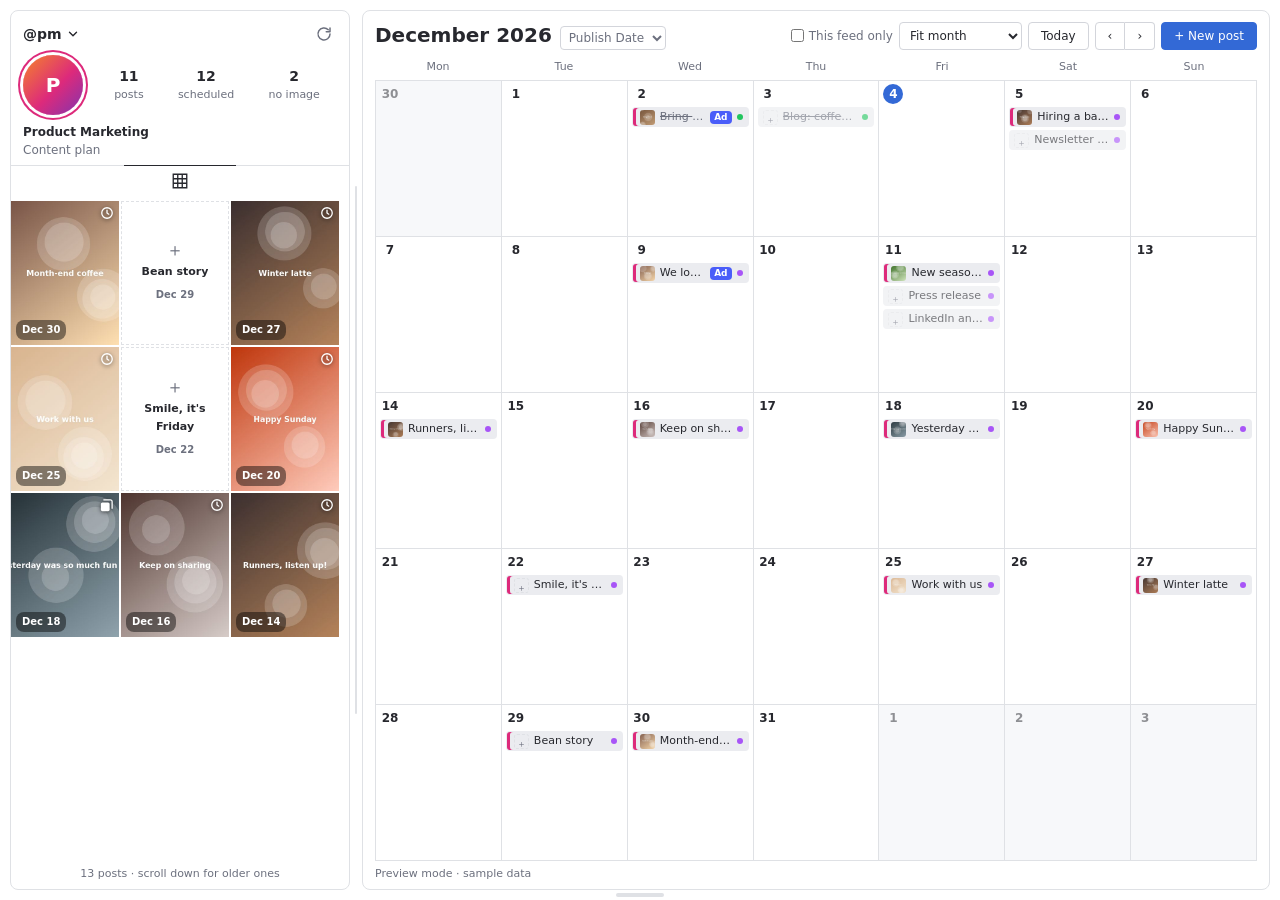
<file: widgets/planner/index.html>
<!doctype html>
<html lang="en">
<head>
  <meta charset="utf-8">
  <meta name="viewport" content="width=device-width, initial-scale=1">
  <title>Post Grid Planner</title>
  <link rel="stylesheet" href="ring-variables.css">
  <link rel="stylesheet" href="app.css">
</head>
<body>
  <div class="app" id="app">
    <!-- LEFT: Instagram feed preview -->
    <aside class="feed-panel" id="feedPanel">
      <div class="phone">
        <div class="ig-top">
          <label class="acct" id="acctSwitch" title="Switch account">
            <span class="ig-handle" id="igHandle">@project</span>
            <svg class="chev" viewBox="0 0 24 24" width="14" height="14"><path d="M6 9l6 6 6-6" fill="none" stroke="currentColor" stroke-width="2.4" stroke-linecap="round" stroke-linejoin="round"/></svg>
            <select id="accountSel" aria-label="Instagram account" hidden></select>
          </label>
          <span class="ig-mini-stats" id="igMiniStats"></span>
          <button class="icon-btn" id="refreshBtn" title="Refresh" aria-label="Refresh">
            <svg viewBox="0 0 24 24" width="18" height="18"><path d="M20 12a8 8 0 1 1-2.34-5.66M20 4v5h-5" fill="none" stroke="currentColor" stroke-width="2" stroke-linecap="round" stroke-linejoin="round"/></svg>
          </button>
        </div>
        <div class="ig-profile">
          <div class="ig-avatar" id="igAvatar">P</div>
          <div class="ig-stats">
            <div><b id="statPosts">0</b><span>posts</span></div>
            <div><b id="statPlanned">0</b><span>scheduled</span></div>
            <div><b id="statMissing">0</b><span>no image</span></div>
          </div>
        </div>
        <div class="ig-name" id="igName">Project</div>
        <div class="ig-bio" id="igBio"></div>
        <div class="ig-tabs">
          <span class="active" title="Grid">
            <svg viewBox="0 0 24 24" width="18" height="18"><path d="M3 3h18v18H3zM9 3v18M15 3v18M3 9h18M3 15h18" fill="none" stroke="currentColor" stroke-width="1.8"/></svg>
          </span>
        </div>
        <div class="grid-area" id="gridArea">
          <div class="grid-viewport" id="gridViewport">
            <div class="grid" id="grid"></div>
          </div>
        </div>
        <div class="grid-hint" id="gridHint"></div>
      </div>
    </aside>

    <div class="splitter" id="splitter" role="separator" aria-orientation="vertical" tabindex="0"
         title="Drag to resize the feed (double-click: reset)"></div>

    <!-- RIGHT: calendar -->
    <main class="cal-panel">
      <header class="cal-head">
        <div class="cal-title">
          <h1 id="monthLabel">Month</h1>
          <span class="field-pill" id="fieldPill" title="Date field"></span>
        </div>
        <div class="cal-actions">
          <label class="toggle" id="igToggleWrap" hidden title="Show only the posts in the selected Instagram feed">
            <input type="checkbox" id="igToggle"> <span>This feed only</span>
          </label>
          <select id="sizeSel" class="btn ghost" title="Calendar row height" aria-label="Calendar row height">
            <option value="fit">Fit month</option>
            <option value="90">Rows: small</option>
            <option value="120">Rows: medium</option>
            <option value="160">Rows: large</option>
          </select>
          <button class="btn ghost" id="todayBtn">Today</button>
          <div class="seg">
            <button class="btn ghost" id="prevBtn" aria-label="Previous month">‹</button>
            <button class="btn ghost" id="nextBtn" aria-label="Next month">›</button>
          </div>
          <button class="btn primary" id="newBtn">+ New post</button>
        </div>
      </header>
      <div class="setup-banner" id="setupBanner" role="note" hidden>
        <span id="setupText"></span>
        <button class="icon-btn" id="setupClose" type="button" title="Dismiss" aria-label="Dismiss">×</button>
      </div>
      <div class="weekdays" id="weekdays"></div>
      <div class="cal-body" id="calBody">
        <div class="cal-grid" id="calGrid"></div>
      </div>
      <div class="status" id="status" role="status"></div>
    </main>
    <div class="vresize" id="vresize" role="separator" aria-orientation="horizontal" tabindex="0"
         title="Drag to resize the height (double-click: auto)"></div>
  </div>

  <!-- New post / add image dialog.
       Not a <form>: YouTrack's sandboxed iframe blocks form submission. -->
  <div class="modal-backdrop" id="modal" hidden>
    <div class="modal" id="taskForm" role="dialog" aria-modal="true" aria-labelledby="modalTitle">
      <h2 id="modalTitle">New post</h2>
      <label class="fld">
        <span>Title</span>
        <input type="text" id="fSummary" maxlength="200" placeholder="e.g. New season, new menu">
      </label>
      <div class="row2">
        <label class="fld">
          <span>Date</span>
          <input type="date" id="fDate">
        </label>
        <label class="fld check" id="fIgWrap" hidden>
          <input type="checkbox" id="fIg" checked>
          <span id="fIgLabel">Instagram post</span>
        </label>
      </div>
      <label class="fld" id="fAccountWrap" hidden>
        <span>Instagram account</span>
        <select id="fAccount"></select>
      </label>
      <label class="fld" id="fDescWrap">
        <span>Description / caption (optional)</span>
        <textarea id="fDesc" rows="2" placeholder="Post caption…"></textarea>
      </label>
      <div class="fld">
        <span>Image</span>
        <label class="drop" id="drop">
          <input type="file" id="fFile" accept="image/*" hidden>
          <img id="dropPreview" alt="" hidden>
          <span class="drop-text" id="dropText">Drop an image or <u>browse</u></span>
        </label>
        <label class="check-inline" title="Adds cover_ to the file name so this image is shown in the grid">
          <input type="checkbox" id="fCover"> Use as cover image
        </label>
      </div>
      <div class="modal-actions">
        <button type="button" class="btn ghost" id="cancelBtn">Cancel</button>
        <button type="button" class="btn primary" id="saveBtn">Save</button>
      </div>
    </div>
  </div>

  <!-- Post details -->
  <div class="popover" id="popover" hidden>
    <img id="popImg" alt="" hidden>
    <div class="pop-body">
      <div class="pop-id" id="popId"></div>
      <div class="pop-title" id="popTitle"></div>
      <div class="pop-date" id="popDate"></div>
      <div class="pop-ad" id="popAd"></div>
      <div class="pop-cover" id="popCover"></div>
      <div class="pop-actions">
        <button class="btn small" id="popAddImg">Add image</button>
        <a class="btn small ghost" id="popOpen" target="_top">Open in YouTrack</a>
      </div>
    </div>
  </div>

  <!-- Day list (posts that don't fit in the cell) -->
  <div class="popover daypop" id="dayPop" hidden>
    <div class="pop-body">
      <div class="daypop-head"><b id="dayPopTitle"></b><button class="icon-btn" id="dayPopAdd" title="Add to this day">＋</button></div>
      <div id="dayPopList" class="daypop-list"></div>
    </div>
  </div>

  <input type="file" id="quickFile" accept="image/*" hidden>
  <script type="module" src="app.js"></script>
</body>
</html>
</file>
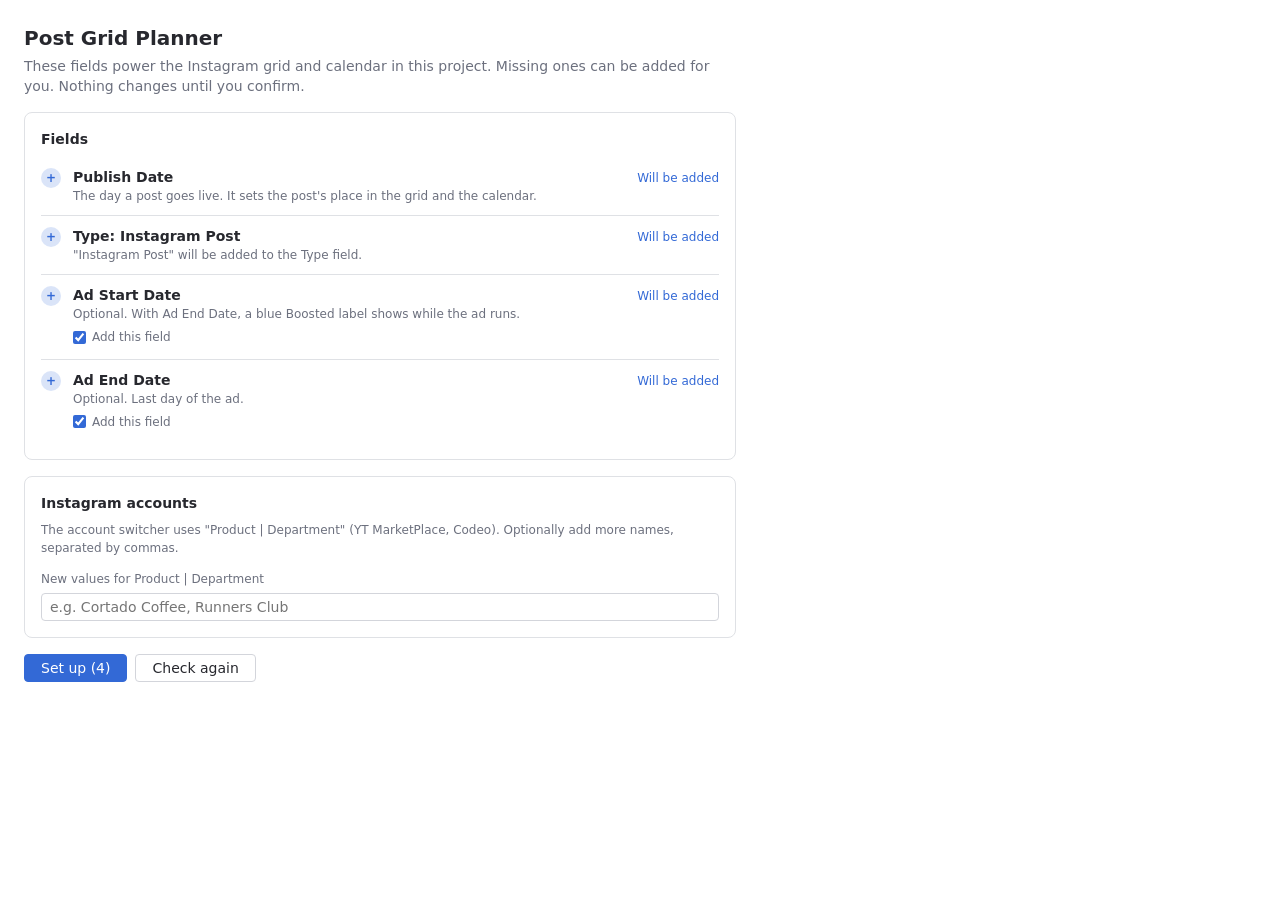
<file: widgets/setup/index.html>
<!doctype html>
<html lang="en">
<head>
  <meta charset="utf-8">
  <meta name="viewport" content="width=device-width, initial-scale=1">
  <title>Post Grid Planner setup</title>
  <link rel="stylesheet" href="ring-variables.css">
  <link rel="stylesheet" href="setup.css">
</head>
<body>
  <main class="page">
    <header class="head">
      <h1>Post Grid Planner</h1>
      <p class="lead">These fields power the Instagram grid and calendar in this project.
        Missing ones can be added for you. Nothing changes until you confirm.</p>
    </header>

    <section class="card" aria-labelledby="fieldsTitle">
      <h2 id="fieldsTitle">Fields</h2>
      <ul class="rows" id="rows"><li class="row muted">Checking this project…</li></ul>
    </section>

    <section class="card" id="productCard" aria-labelledby="productTitle" hidden>
      <h2 id="productTitle">Instagram accounts</h2>
      <p class="hint" id="productHint"></p>
      <label class="fld">
        <span id="productLabel">Product names</span>
        <input type="text" id="productNames" placeholder="e.g. Cortado Coffee, Runners Club">
      </label>
    </section>

    <div class="actions">
      <button class="btn primary" id="applyBtn" type="button" disabled>Set up</button>
      <button class="btn" id="reloadBtn" type="button">Check again</button>
      <span class="status" id="status" role="status"></span>
    </div>

    <section class="card log" id="logCard" hidden aria-labelledby="logTitle">
      <h2 id="logTitle">Result</h2>
      <ul class="rows" id="log"></ul>
    </section>
  </main>

  <!-- Confirmation (in-page; native dialogs are blocked in the widget sandbox) -->
  <div class="backdrop" id="confirm" hidden>
    <div class="dialog" role="dialog" aria-modal="true" aria-labelledby="confirmTitle">
      <h2 id="confirmTitle">Apply these changes?</h2>
      <ul class="plan" id="plan"></ul>
      <p class="note" id="sharedNote" hidden></p>
      <div class="dialog-actions">
        <button class="btn" id="cancelBtn" type="button">Cancel</button>
        <button class="btn primary" id="confirmBtn" type="button">Apply</button>
      </div>
    </div>
  </div>

  <script type="module" src="setup.js"></script>
</body>
</html>
</file>
<file: widgets/planner/ring-variables.css>
/*
 * Ring UI theme variables (light + dark), copied from JetBrains Ring UI 7.0.133
 * https://github.com/JetBrains/ring-ui  src/global/variables.css and variables_dark.css
 * Copyright JetBrains s.r.o. Licensed under the Apache License 2.0.
 *
 * YouTrack marks the theme with the ring-ui-theme-dark class on <body> inside the app frame but does not
 * provide the variables themselves, so the app ships them. Only change: the CSS-modules selector
 * :global(.ring-ui-theme-dark) is written as plain .ring-ui-theme-dark.
 */
/* stylelint-disable color-no-hex */

.light,
:root,
:host {
  --ring-unit: 8px;

  /* Element */
  --ring-line-components: 223, 225, 229;
  --ring-line-color: rgb(var(--ring-line-components)); /* #DFE1E5 */
  --ring-borders-components: 211, 213, 219;
  --ring-borders-color: rgb(var(--ring-borders-components)); /* #D3D5DB */
  --ring-icon-components: 108, 112, 126;
  --ring-icon-color: rgb(var(--ring-icon-components)); /* #6C707E */
  --ring-icon-white-components: 255, 255, 255;
  --ring-icon-white-color: rgb(var(--ring-icon-white-components)); /* #FFFFFF */
  --ring-icon-secondary-components: 108, 112, 126;
  --ring-icon-secondary-color: rgb(var(--ring-icon-secondary-components)); /* #6C707E */
  --ring-border-disabled-components: 235, 236, 240;
  --ring-border-disabled-color: rgb(var(--ring-border-disabled-components)); /* #ebecf0 */
  --ring-border-selected-disabled-components: 201, 204, 214;
  --ring-border-selected-disabled-color: rgb(var(--ring-border-selected-disabled-components)); /* #c9ccd6 */
  --ring-border-disabled-active-components: var(--ring-border-hover-components);
  --ring-border-disabled-active-color: var(--ring-border-hover-color); /* TODO: remove in 8.0 in favor of --ring-border-hover-color */
  --ring-icon-disabled-components: 168, 173, 189;
  --ring-icon-disabled-color: rgb(var(--ring-icon-disabled-components)); /* #A8ADBD */
  --ring-border-hover-components: 160, 189, 248;
  --ring-border-hover-color: rgb(var(--ring-border-hover-components)); /* #A0BDF8 */
  --ring-border-hover-success-components: 197, 229, 204;
  --ring-border-hover-success-color: rgb(var(--ring-border-hover-success-components)); /* #C5E5CC */
  --ring-border-hover-error-components: 250, 212, 216;
  --ring-border-hover-error-color: rgb(var(--ring-border-hover-error-components)); /* #FAD4D8 */
  --ring-border-accent-components: 112, 156, 245;
  --ring-border-accent-color: rgb(var(--ring-border-accent-components)); /* #709CF5 */
  --ring-icon-hover-components: 90, 93, 107;
  --ring-icon-hover-color: rgb(var(--ring-icon-hover-components)); /* #5a5d6b */
  --ring-main-components: 51, 105, 214;
  --ring-main-color: rgb(var(--ring-main-components)); /* #3369D6 */
  --ring-action-link-components: var(--ring-link-components);
  --ring-action-link-color: var(--ring-link-color); /* #315FBD */ /* TODO: remove in 8.0 in favor of --ring-link-color */
  --ring-main-hover-components: 49, 95, 189;
  --ring-main-hover-color: rgb(var(--ring-main-hover-components)); /* #315FBD */
  --ring-main-success-components: 31, 128, 57;
  --ring-main-success-color: rgb(var(--ring-main-success-components)); /* #1F8039 */
  --ring-main-success-hover-components: 31, 117, 54;
  --ring-main-success-hover-color: rgb(var(--ring-main-success-hover-components)); /* #1F7536 */
  --ring-main-error-components: 204, 54, 69;
  --ring-main-error-color: rgb(var(--ring-main-error-components)); /* #CC3645 */
  --ring-main-error-hover-components: 188, 48, 62;
  --ring-main-error-hover-color: rgb(var(--ring-main-error-hover-components)); /* #BC303E */
  --ring-main-warning-components: 255, 175, 15;
  --ring-main-warning-color: rgb(var(--ring-main-warning-components)); /* #FFAF0F */
  --ring-main-warning-hover-components: 223, 147, 3;
  --ring-main-warning-hover-color: rgb(var(--ring-main-warning-hover-components)); /* #DF9303 */
  --ring-main-purple-components: 131, 77, 240;
  --ring-main-purple-color: rgb(var(--ring-main-purple-components)); /* #834DF0 */
  --ring-main-purple-hover-components: 116, 68, 212;
  --ring-main-purple-hover-color: rgb(var(--ring-main-purple-hover-components)); /* #7444D4 */
  --ring-icon-error-components: 204, 54, 69;
  --ring-icon-error-color: rgb(var(--ring-icon-error-components)); /* #CC3645 */
  --ring-icon-warning-components: 223, 147, 3;
  --ring-icon-warning-color: rgb(var(--ring-icon-warning-components)); /* #DF9303 */
  --ring-icon-success-components: 32, 138, 60;
  --ring-icon-success-color: rgb(var(--ring-icon-success-components)); /* #208A3C */
  --ring-icon-highlight-components: 255, 175, 15;
  --ring-icon-highlight-color: rgb(var(--ring-icon-highlight-components)); /* #FFAF0F */
  --ring-icon-highlight-hover-components: 223, 147, 3;
  --ring-icon-highlight-hover-color: rgb(var(--ring-icon-highlight-hover-components)); /* #DF9303 */
  --ring-success-border-components: 137, 195, 152;
  --ring-success-border-color: rgb(var(--ring-success-border-components)); /* #89C398 */
  --ring-success-border-hover-components: 85, 167, 106;
  --ring-success-border-hover-color: rgb(var(--ring-success-border-hover-components)); /* #55A76A */
  --ring-error-border-components: 242, 182, 187;
  --ring-error-border-color: rgb(var(--ring-error-border-components)); /* #F2B6BB */
  --ring-error-border-hover-components: 228, 106, 118;
  --ring-error-border-hover-color: rgb(var(--ring-error-border-hover-components)); /* #E46A76 */
  --ring-warning-border-components: 254, 210, 119;
  --ring-warning-border-color: rgb(var(--ring-warning-border-components)); /* #FED277 */
  --ring-warning-border-hover-components: 253, 189, 61;
  --ring-warning-border-hover-color: rgb(var(--ring-warning-border-hover-components)); /* #FDBD3D */
  --ring-highlight-border-components: 254, 210, 119;
  --ring-highlight-border-color: rgb(var(--ring-highlight-border-components)); /* #FED277 */
  --ring-highlight-border-hover-components: 253, 189, 61;
  --ring-highlight-border-hover-color: rgb(var(--ring-highlight-border-hover-components)); /* #FDBD3D */
  --ring-purple-border-components: 191, 161, 248;
  --ring-purple-border-color: rgb(var(--ring-purple-border-components)); /* #BFA1F8 */
  --ring-purple-border-hover-components: 161, 119, 244;
  --ring-purple-border-hover-color: rgb(var(--ring-purple-border-hover-components)); /* #A177F4 */
  --ring-pale-control-components: 194, 214, 252;
  --ring-pale-control-color: rgb(var(--ring-pale-control-components)); /* #C2D6FC */
  --ring-popup-border-components: 0, 28, 54;
  --ring-popup-border-color: var(--ring-line-color);
  --ring-popup-shadow-components: rgba(var(--ring-popup-border-components, 0, 28, 54), 0.1);
  --ring-popup-shadow-color: rgba(var(--ring-popup-border-components), 0.1);
  --ring-popup-secondary-shadow-color: rgba(var(--ring-popup-border-components), 0.04);
  --ring-message-shadow-color: rgba(var(--ring-popup-border-components), 0.3);
  --ring-pinned-shadow-components: 108, 112, 126;
  --ring-pinned-shadow-color: rgb(var(--ring-pinned-shadow-components)); /* #6C707E */ /* TODO remove in 8.0 */
  --ring-button-danger-hover-components: 219, 59, 75;
  --ring-button-danger-hover-color: rgb(var(--ring-button-danger-hover-components)); /* #DB3B4B */
  --ring-button-primary-border-components: 46, 85, 163;
  --ring-button-primary-border-color: rgb(var(--ring-button-primary-border-components)); /* #2E55A3 */
  --ring-dialog-overlay-components: 0, 0, 0;
  --ring-dialog-overlay-opacity: 0.4;
  --ring-popup-shadow: 0 2px 8px var(--ring-popup-shadow-color), 0 1px 2px var(--ring-popup-secondary-shadow-color);
  --ring-dialog-shadow: 0 4px 24px var(--ring-popup-shadow-color), 0 2px 6px var(--ring-popup-secondary-shadow-color);

  /* Text */
  --ring-search-components: 112, 156, 245;
  --ring-search-color: rgb(var(--ring-search-components)); /* #709CF5 */
  --ring-hint-components: 46, 85, 163;
  --ring-hint-color: rgb(var(--ring-hint-components)); /* #2E55A3 */ /* TODO: remove in 8.0 */
  --ring-link-components: 49, 95, 189;
  --ring-link-color: rgb(var(--ring-link-components)); /* #315FBD */
  --ring-link-hover-components: 46, 85, 163;
  --ring-link-hover-color: rgb(var(--ring-link-hover-components)); /* #2E55A3 */
  --ring-error-components: 204, 54, 69;
  --ring-error-color: rgb(var(--ring-error-components)); /* #CC3645 */
  --ring-warning-components: 156, 97, 0;
  --ring-warning-color: rgb(var(--ring-warning-components)); /* #9C6100 */ /* Prefer using warning icon + regular text color */
  --ring-success-components: 31, 117, 54;
  --ring-success-color: rgb(var(--ring-success-components)); /* #1F7536 */ /* Prefer using success icon + regular text color */
  --ring-purple-text-components: 131, 77, 240;
  --ring-purple-text-color: rgb(var(--ring-purple-text-components)); /* #834DF0 */
  --ring-text-components: 39, 40, 46;
  --ring-text-color: rgb(var(--ring-text-components)); /* #27282E */
  --ring-active-text-color: var(--ring-text-color);
  --ring-white-text-components: 255, 255, 255;
  --ring-white-text-color: rgb(var(--ring-white-text-components)); /* #FFFFFF */
  --ring-heading-color: var(--ring-text-color);
  --ring-secondary-components: 108, 112, 126;
  --ring-secondary-color: rgb(var(--ring-secondary-components)); /* #6C707E */
  --ring-disabled-components: 168, 173, 189;
  --ring-disabled-color: rgb(var(--ring-disabled-components)); /* #A8ADBD */

  /* Background */
  --ring-content-background-components: 255, 255, 255;
  --ring-content-background-color: rgb(var(--ring-content-background-components)); /* #FFFFFF */
  --ring-popup-background-components: 255, 255, 255;
  --ring-popup-background-color: rgb(var(--ring-popup-background-components)); /* #FFFFFF */
  --ring-sidebar-background-components: 247, 248, 250;
  --ring-sidebar-background-color: rgb(var(--ring-sidebar-background-components)); /* #F7F8FA */
  --ring-secondary-background-components: 247, 248, 250;
  --ring-secondary-background-color: rgb(var(--ring-secondary-background-components)); /* #F7F8FA */
  --ring-selected-background-components: 212, 226, 255;
  --ring-selected-background-color: rgb(var(--ring-selected-background-components)); /* #D4E2FF */
  --ring-hover-background-components: 237, 243, 255;
  --ring-hover-background-color: rgb(var(--ring-hover-background-components)); /* #EDF3FF */
  --ring-navigation-background-components: 255, 255, 255;
  --ring-navigation-background-color: rgb(var(--ring-navigation-background-components)); /* #FFFFFF */
  --ring-tag-background-components: 235, 236, 240;
  --ring-tag-background-color: rgb(var(--ring-tag-background-components)); /* #EBECF0 */
  --ring-tag-hover-background-components: 223, 225, 229;
  --ring-tag-hover-background-color: rgb(var(--ring-tag-hover-background-components)); /* #DFE1E5 */
  --ring-removed-background-components: 250, 212, 216;
  --ring-removed-background-color: rgb(var(--ring-removed-background-components)); /* #FAD4D8 */
  --ring-warning-background-components: 255, 241, 209;
  --ring-warning-background-color: rgb(var(--ring-warning-background-components)); /* #FFF1D1 */
  --ring-highlight-background-components: 255, 241, 209;
  --ring-highlight-background-color: rgb(var(--ring-highlight-background-components)); /* #FFF1D1 */
  --ring-added-background-components: 197, 229, 204;
  --ring-added-background-color: rgb(var(--ring-added-background-components)); /* #C5E5CC */
  --ring-purple-background-components: 239, 229, 255;
  --ring-purple-background-color: rgb(var(--ring-purple-background-components)); /* #EFE5FF */
  --ring-disabled-background-components: 247, 248, 250;
  --ring-disabled-background-color: rgb(var(--ring-disabled-background-components)); /* #F7F8FA */
  --ring-disabled-selected-background-components: 235, 236, 240;
  --ring-disabled-selected-background-color: rgb(var(--ring-disabled-selected-background-components)); /* #EBECF0 */
  --ring-button-danger-active-color: var(--ring-error-container-light-color); /* #FAD4D8 */
  --ring-button-loader-background: rgba(var(--ring-white-text-components), 0.4); /* TODO remove in 8.0 */
  --ring-button-primary-background-color: var(--ring-main-color); /* TODO remove in 8.0 */
  --ring-table-loader-background-color: rgba(var(--ring-content-background-components), 0.5); /* #FFFFFF50 */
  --ring-removed-subtle-background-components: 255, 235, 236;
  --ring-removed-subtle-background-color: rgb(var(--ring-removed-subtle-background-components)); /* #FFEBEC */
  --ring-warning-subtle-background-components: 255, 246, 222;
  --ring-warning-subtle-background-color: rgb(var(--ring-warning-subtle-background-components)); /* #FFF6DE */
  --ring-highlight-subtle-background-components: 255, 246, 222;
  --ring-highlight-subtle-background-color: rgb(var(--ring-highlight-subtle-background-components)); /* #FFF6DE */
  --ring-added-subtle-background-components: 230, 247, 233;
  --ring-added-subtle-background-color: rgb(var(--ring-added-subtle-background-components)); /* #E6F7E9 */
  --ring-purple-subtle-background-components: 250, 245, 255;
  --ring-purple-subtle-background-color: rgb(var(--ring-purple-subtle-background-components)); /* #FAF5FF */
  --ring-main-container-light-components: 245, 248, 254;
  --ring-main-container-light-color: rgb(var(--ring-main-container-light-components)); /* #F5F8FE */
  --ring-success-container-light-components: 242, 252, 243;
  --ring-success-container-light-color: rgb(var(--ring-success-container-light-components)); /* #F2FCF3 */
  --ring-error-container-light-components: 255, 242, 243;
  --ring-error-container-light-color: rgb(var(--ring-error-container-light-components)); /* #FFF2F3 */
  --ring-warning-container-light-components: 255, 250, 235;
  --ring-warning-container-light-color: rgb(var(--ring-warning-container-light-components)); /* #FFFAEB */
  --ring-highlight-container-light-components: 255, 250, 235;
  --ring-highlight-container-light-color: rgb(var(--ring-highlight-container-light-components)); /* #FFFAEB */
  --ring-grey-container-light-components: 247, 248, 250;
  --ring-grey-container-light-color: rgb(var(--ring-grey-container-light-components)); /* #F7F8FA */
  --ring-purple-container-light-components: 251, 248, 255;
  --ring-purple-container-light-color: rgb(var(--ring-purple-container-light-components)); /* #FBF8FF */
  --ring-highlight-fill-components: 255, 175, 15;
  --ring-highlight-fill-color: rgb(var(--ring-highlight-fill-components)); /* #FFAF0F */
  --ring-grey-fill-components: 39, 40, 46;
  --ring-grey-fill-color: rgb(var(--ring-grey-fill-components)); /* #27282E */
  --ring-grey-fill-accent-components: 56, 58, 66;
  --ring-grey-fill-accent-color: rgb(var(--ring-grey-fill-accent-components)); /* #383A42 */

  /* Code */
  --ring-code-background-color: var(--ring-content-background-color);
  --ring-code-components: 0, 0, 0;
  --ring-code-color: rgb(var(--ring-code-components)); /* #000000 */
  --ring-code-comment-color: var(--ring-secondary-color);
  --ring-code-meta-components: 133, 114, 10;
  --ring-code-meta-color: rgb(var(--ring-code-meta-components)); /* #85720A */
  --ring-code-keyword-components: 0, 51, 179;
  --ring-code-keyword-color: rgb(var(--ring-code-keyword-components)); /* #0033B3 */
  --ring-code-tag-background-components: 235, 236, 240;
  --ring-code-tag-background-color: rgb(var(--ring-code-tag-background-components)); /* #EBECF0 */
  --ring-code-tag-color: var(--ring-code-keyword-color);
  --ring-code-tag-font-weight: var(--ring-font-weight-bold);
  --ring-code-field-components: 135, 16, 148;
  --ring-code-field-color: rgb(var(--ring-code-field-components)); /* #871094 */
  --ring-code-attribute-components: 23, 80, 235;
  --ring-code-attribute-color: rgb(var(--ring-code-attribute-components)); /* #1750EB */
  --ring-code-number-color: var(--ring-code-attribute-color);
  --ring-code-string-components: 6, 125, 23;
  --ring-code-string-color: rgb(var(--ring-code-string-components)); /* #067D17 */
  --ring-code-addition-components: 197, 229, 204;
  --ring-code-addition-color: rgb(var(--ring-code-addition-components)); /* #C5E5CC */
  --ring-code-deletion-components: 223, 225, 229;
  --ring-code-deletion-color: rgb(var(--ring-code-deletion-components)); /* #DFE1E5 */

  /* Metrics */
  --ring-border-radius-large: var(--ring-unit);
  --ring-border-radius: 4px;
  --ring-border-radius-small: 2px;
  --ring-font-size-larger: 16px;
  --ring-font-size: 14px;
  --ring-font-size-smaller: 12px;
  --ring-line-height-taller: 24px;
  --ring-line-height: 20px;
  --ring-line-height-lower: 18px;
  --ring-line-height-lowest: 16px;
  --ring-ease: 0.3s ease-out;
  --ring-fast-ease: 0.15s ease-out;
  --ring-font-family: system-ui, Arial, sans-serif;
  --ring-font-family-monospace: Menlo, 'Bitstream Vera Sans Mono', 'Ubuntu Mono', Consolas, 'Courier New', Courier,
    monospace;
  --ring-font-weight-medium: 500;
  --ring-font-weight-bold: 600;
  --ring-font-variant-numeric: lining-nums tabular-nums slashed-zero;

  /* Common z-index-values */

  /* Invisible element is an absolutely positioned element which should be below */
  /* all other elements on the page */
  --ring-invisible-element-z-index: -1;

  /* z-index for position: fixed elements */
  --ring-fixed-z-index: 1;

  /* Elements that should overlay all other elements on the page */
  --ring-overlay-z-index: 5;

  /* Alerts should de displayed above overlays */
  --ring-alert-z-index: 6;
}

/* stylelint-disable color-no-hex */

.ring-ui-theme-dark,
.dark,
:root.dark {
  --ring-line-components: 67, 69, 74;
  --ring-line-color: rgb(var(--ring-line-components)); /* #43454A */
  --ring-borders-components: 111, 115, 122;
  --ring-borders-color: rgb(var(--ring-borders-components)); /* #6F737A */
  --ring-icon-components: 157, 160, 168;
  --ring-icon-color: rgb(var(--ring-icon-components)); /* #9DA0A8 */
  --ring-icon-secondary-components: 157, 160, 168;
  --ring-icon-secondary-color: rgb(var(--ring-icon-secondary-components)); /* #9DA0A8 */
  --ring-border-disabled-components: 78, 81, 87;
  --ring-border-disabled-color: rgb(var(--ring-border-disabled-components)); /* #4E5157 */
  --ring-border-selected-disabled-components: 90, 93, 99;
  --ring-border-selected-disabled-color: rgb(var(--ring-border-selected-disabled-components)); /* #5A5D63 */
  --ring-border-disabled-active-components: var(--ring-border-hover-components);
  --ring-border-disabled-active-color: var(--ring-border-hover-color); /* TODO: remove in 8.0 in favor of --ring-border-hover-color */
  --ring-icon-disabled-components: 111, 115, 122;
  --ring-icon-disabled-color: rgb(var(--ring-icon-disabled-components)); /* #6F737A */
  --ring-border-hover-components: 55, 95, 173;
  --ring-border-hover-color: rgb(var(--ring-border-hover-components)); /* #375FAD */
  --ring-border-hover-success-components: 78, 128, 82;
  --ring-border-hover-success-color: rgb(var(--ring-border-hover-success-components)); /* #4E8052 */
  --ring-border-hover-error-components: 156, 78, 78;
  --ring-border-hover-error-color: rgb(var(--ring-border-hover-error-components)); /* #9C4E4E */
  --ring-border-accent-components: 54, 106, 207;
  --ring-border-accent-color: rgb(var(--ring-border-accent-components)); /* #366ACF */
  --ring-main-components: 54, 106, 207;
  --ring-main-color: rgb(var(--ring-main-components)); /* #366ACF */
  --ring-main-hover-components: 55, 95, 173;
  --ring-main-hover-color: rgb(var(--ring-main-hover-components)); /* #375FAD */
  --ring-main-success-components: 78, 128, 82;
  --ring-main-success-color: rgb(var(--ring-main-success-components)); /* #4E8052 */
  --ring-main-success-hover-components: 67, 105, 70;
  --ring-main-success-hover-color: rgb(var(--ring-main-success-hover-components)); /* #436946 */
  --ring-main-error-components: 189, 87, 87;
  --ring-main-error-color: rgb(var(--ring-main-error-components)); /* #BD5757 */
  --ring-main-error-hover-components: 156, 78, 78;
  --ring-main-error-hover-color: rgb(var(--ring-main-error-hover-components)); /* #9C4E4E */
  --ring-main-warning-components: 214, 174, 88;
  --ring-main-warning-color: rgb(var(--ring-main-warning-components)); /* #D6AE58 */
  --ring-main-warning-hover-components: 186, 151, 82;
  --ring-main-warning-hover-color: rgb(var(--ring-main-warning-hover-components)); /* #BA9752 */
  --ring-main-purple-components: 149, 90, 224;
  --ring-main-purple-color: rgb(var(--ring-main-purple-components)); /* #955AE0 */
  --ring-main-purple-hover-components: 129, 80, 190;
  --ring-main-purple-hover-color: rgb(var(--ring-main-purple-hover-components)); /* #8150BE */
  --ring-icon-error-components: 227, 119, 116;
  --ring-icon-error-color: rgb(var(--ring-icon-error-components)); /* #E37774 */
  --ring-icon-warning-components: 214, 174, 88;
  --ring-icon-warning-color: rgb(var(--ring-icon-warning-components)); /* #D6AE58 */
  --ring-icon-success-components: 95, 173, 101;
  --ring-icon-success-color: rgb(var(--ring-icon-success-components)); /* #5FAD65 */
  --ring-icon-highlight-components: 214, 174, 88;
  --ring-icon-highlight-color: rgb(var(--ring-icon-highlight-components)); /* #D6AE58 */
  --ring-icon-highlight-hover-components: 186, 151, 82;
  --ring-icon-highlight-hover-color: rgb(var(--ring-icon-highlight-hover-components)); /* #BA9752 */
  --ring-success-border-components: 67, 105, 70;
  --ring-success-border-color: rgb(var(--ring-success-border-components)); /* #436946 */
  --ring-success-border-hover-components: 78, 128, 82;
  --ring-success-border-hover-color: rgb(var(--ring-success-border-hover-components)); /* #4E8052 */
  --ring-error-border-components: 122, 67, 67;
  --ring-error-border-color: rgb(var(--ring-error-border-components)); /* #7A4343 */
  --ring-error-border-hover-components: 156, 78, 78;
  --ring-error-border-hover-color: rgb(var(--ring-error-border-hover-components)); /* #9C4E4E */
  --ring-warning-border-components: 130, 106, 65;
  --ring-warning-border-color: rgb(var(--ring-warning-border-components)); /* #826A41 */
  --ring-warning-border-hover-components: 158, 129, 74;
  --ring-warning-border-hover-color: rgb(var(--ring-warning-border-hover-components)); /* #9E814A */
  --ring-highlight-border-components: 130, 106, 65;
  --ring-highlight-border-color: rgb(var(--ring-highlight-border-components)); /* #826A41 */
  --ring-highlight-border-hover-components: 158, 129, 74;
  --ring-highlight-border-hover-color: rgb(var(--ring-highlight-border-hover-components)); /* #9E814A */
  --ring-purple-border-components: 88, 61, 122;
  --ring-purple-border-color: rgb(var(--ring-purple-border-components)); /* #583D7A */
  --ring-purple-border-hover-components: 108, 70, 156;
  --ring-purple-border-hover-color: rgb(var(--ring-purple-border-hover-components)); /* #6C469C */
  --ring-popup-border-components: 57, 59, 64;
  --ring-popup-border-color: rgb(var(--ring-popup-border-components)); /* #393B40 */
  --ring-popup-shadow-color: rgba(0, 0, 0, 0.31);
  --ring-popup-secondary-shadow-color: rgba(0, 0, 0, 0.37);
  --ring-message-shadow-color: rgba(var(--ring-popup-border-components), 0.3);
  --ring-pinned-shadow-components: 0, 0, 0;
  --ring-pinned-shadow-color: rgb(var(--ring-pinned-shadow-components)); /* #000 */ /* TODO remove in 8.0 */
  --ring-button-danger-hover-color: var(--ring-error-color);
  --ring-button-primary-border-components: 153, 187, 255;
  --ring-button-primary-border-color: rgb(var(--ring-button-primary-border-components)); /* #99BBFF */
  --ring-dialog-overlay-components: 0, 0, 0;
  --ring-dialog-overlay-opacity: 0.7;
  --ring-popup-shadow: 0 2px 8px var(--ring-popup-shadow-color), 0 1px 2px var(--ring-popup-secondary-shadow-color);
  --ring-dialog-shadow: 0 4px 16px var(--ring-popup-shadow-color), 0 2px 6px var(--ring-popup-secondary-shadow-color);

  /* Text */
  --ring-hint-components: 134, 138, 145;
  --ring-hint-color: rgb(var(--ring-hint-components)); /* #868A91 */ /* TODO: remove in 8.0 */
  --ring-link-components: 153, 187, 255;
  --ring-link-color: rgb(var(--ring-link-components)); /* #99BBFF */
  --ring-link-hover-components: 107, 155, 250;
  --ring-link-hover-color: rgb(var(--ring-link-hover-components)); /* #6B9BFA */
  --ring-error-components: 227, 119, 116;
  --ring-error-color: rgb(var(--ring-error-components)); /* #E37774 */
  --ring-warning-components: 242, 197, 92;
  --ring-warning-color: rgb(var(--ring-warning-components)); /* #F2C55C */ /* Prefer using warning icon + regular text color */
  --ring-success-components: 95, 173, 101;
  --ring-success-color: rgb(var(--ring-success-components)); /* #5FAD65 */ /* Prefer using success icon + regular text color */
  --ring-purple-text-components: 181, 137, 236;
  --ring-purple-text-color: rgb(var(--ring-purple-text-components)); /* #B589EC */
  --ring-text-components: 255, 255, 255;
  --ring-text-color: rgb(var(--ring-text-components)); /* #FFFFFF */
  --ring-active-text-components: 255, 255, 255;
  --ring-active-text-color: rgb(var(--ring-active-text-components)); /* #FFFFFF */
  --ring-white-text-components: 255, 255, 255;
  --ring-white-text-color: rgb(var(--ring-white-text-components)); /* #FFFFFF */
  --ring-heading-color: var(--ring-text-color);
  --ring-secondary-components: 157, 160, 168;
  --ring-secondary-color: rgb(var(--ring-secondary-components)); /* #9DA0A8 */
  --ring-disabled-components: 111, 115, 122;
  --ring-disabled-color: rgb(var(--ring-disabled-components)); /* #6F737A */

  /* Background */
  --ring-content-background-components: 30, 31, 34;
  --ring-content-background-color: rgb(var(--ring-content-background-components)); /* #1E1F22 */
  --ring-popup-background-components: 43, 45, 48;
  --ring-popup-background-color: rgb(var(--ring-popup-background-components)); /* #2B2D30 */
  --ring-sidebar-background-components: 43, 45, 48;
  --ring-sidebar-background-color: rgb(var(--ring-sidebar-background-components)); /* #2B2D30 */
  --ring-secondary-background-components: 43, 45, 48;
  --ring-secondary-background-color: rgb(var(--ring-secondary-background-components)); /* #2B2D30 */
  --ring-selected-background-components: 46, 67, 110;
  --ring-selected-background-color: rgb(var(--ring-selected-background-components)); /* #2E436E */
  --ring-hover-background-components: 33, 45, 69;
  --ring-hover-background-color: rgb(var(--ring-hover-background-components)); /* #212D45 */
  --ring-navigation-background-components: 30, 31, 34;
  --ring-navigation-background-color: rgb(var(--ring-navigation-background-components)); /* #1E1F22 */
  --ring-tag-background-components: 67, 69, 74;
  --ring-tag-background-color: rgb(var(--ring-tag-background-components)); /* #43454A */
  --ring-tag-hover-background-components: 78, 81, 87;
  --ring-tag-hover-background-color: rgb(var(--ring-tag-hover-background-components)); /* #4E5157 */
  --ring-removed-background-components: 94, 56, 56;
  --ring-removed-background-color: rgb(var(--ring-removed-background-components)); /* #5E3838 */
  --ring-warning-background-components: 94, 77, 51;
  --ring-warning-background-color: rgb(var(--ring-warning-background-components)); /* #5E4D33 */
  --ring-highlight-background-components: 94, 77, 51;
  --ring-highlight-background-color: rgb(var(--ring-highlight-background-components)); /* #5E4D33 */
  --ring-added-background-components: 55, 82, 57;
  --ring-added-background-color: rgb(var(--ring-added-background-components)); /* #375239 */
  --ring-purple-background-components: 67, 51, 88;
  --ring-purple-background-color: rgb(var(--ring-purple-background-components)); /* #433358 */
  --ring-disabled-background-components: 57, 59, 64;
  --ring-disabled-background-color: rgb(var(--ring-disabled-background-components)); /* #393B40 */
  --ring-disabled-selected-background-components: 67, 69, 74;
  --ring-disabled-selected-background-color: rgb(var(--ring-disabled-selected-background-components)); /* #43454A */
  --ring-button-danger-active-color: var(--ring-error-container-light-color); /* #5E3838 */
  --ring-button-primary-background-color: var(--ring-main-color); /* TODO remove in 8.0 */
  --ring-table-loader-background-color: rgba(var(--ring-content-background-components), 0.5); /* #2B2D3050 */
  --ring-removed-subtle-background-components: 64, 41, 41;
  --ring-removed-subtle-background-color: rgb(var(--ring-removed-subtle-background-components)); /* #402929 */
  --ring-warning-subtle-background-components: 61, 50, 35;
  --ring-warning-subtle-background-color: rgb(var(--ring-warning-subtle-background-components)); /* #3D3223 */
  --ring-highlight-subtle-background-components: 61, 50, 35;
  --ring-highlight-subtle-background-color: rgb(var(--ring-highlight-subtle-background-components)); /* #3D3223 */
  --ring-added-subtle-background-components: 37, 54, 39;
  --ring-added-subtle-background-color: rgb(var(--ring-added-subtle-background-components)); /* #253627 */
  --ring-purple-subtle-background-components: 47, 41, 54;
  --ring-purple-subtle-background-color: rgb(var(--ring-purple-subtle-background-components)); /* #2F2936 */
  --ring-main-container-light-components: 32, 39, 55;
  --ring-main-container-light-color: rgb(var(--ring-main-container-light-components)); /* #202737 */
  --ring-success-container-light-components: 34, 45, 37;
  --ring-success-container-light-color: rgb(var(--ring-success-container-light-components)); /* #222D25 */
  --ring-error-container-light-components: 54, 38, 39;
  --ring-error-container-light-color: rgb(var(--ring-error-container-light-components)); /* #362627 */
  --ring-warning-container-light-components: 49, 42, 35;
  --ring-warning-container-light-color: rgb(var(--ring-warning-container-light-components)); /* #312A23 */
  --ring-highlight-container-light-components: 49, 42, 35;
  --ring-highlight-container-light-color: rgb(var(--ring-highlight-container-light-components)); /* #312A23 */
  --ring-grey-container-light-components: 43, 45, 48;
  --ring-grey-container-light-color: rgb(var(--ring-grey-container-light-components)); /* #2B2D30 */
  --ring-purple-container-light-components: 43, 37, 49;
  --ring-purple-container-light-color: rgb(var(--ring-purple-container-light-components)); /* #2B2531 */
  --ring-highlight-fill-components: 214, 174, 88;
  --ring-highlight-fill-color: rgb(var(--ring-highlight-fill-components)); /* #D6AE58 */
  --ring-grey-fill-components: 240, 241, 242;
  --ring-grey-fill-color: rgb(var(--ring-grey-fill-components)); /* #F0F1F2 */
  --ring-grey-fill-accent-components: 223, 225, 229;
  --ring-grey-fill-accent-color: rgb(var(--ring-grey-fill-accent-components)); /* #DFE1E5 */

  /* Code */
  --ring-code-background-components: 30, 31, 34;
  --ring-code-background-color: rgb(var(--ring-code-background-components)); /* #1E1F22 */
  --ring-code-components: 189, 192, 201;
  --ring-code-color: rgb(var(--ring-code-components)); /* #BDC0C9 */
  --ring-code-comment-color: var(--ring-secondary-color);
  --ring-code-meta-components: 184, 177, 103;
  --ring-code-meta-color: rgb(var(--ring-code-meta-components)); /* #B8B167 */
  --ring-code-keyword-components: 214, 154, 107;
  --ring-code-keyword-color: rgb(var(--ring-code-keyword-components)); /* #D69A6B */
  --ring-code-tag-background-components: 67, 69, 74;
  --ring-code-tag-background-color: rgb(var(--ring-code-tag-background-components)); /* #43454A */
  --ring-code-tag-components: 214, 154, 107;
  --ring-code-tag-color: rgb(var(--ring-code-tag-components)); /* #D69A6B */
  --ring-code-tag-font-weight: normal;
  --ring-code-field-components: 207, 132, 207;
  --ring-code-field-color: rgb(var(--ring-code-field-components)); /* #CF84CF */
  --ring-code-attribute-components: 81, 192, 207;
  --ring-code-attribute-color: rgb(var(--ring-code-attribute-components)); /* #51C0CF */
  --ring-code-number-components: 81, 192, 207;
  --ring-code-number-color: rgb(var(--ring-code-number-components)); /* #51C0CF */
  --ring-code-string-components: 108, 171, 116;
  --ring-code-string-color: rgb(var(--ring-code-string-components)); /* #6CAB74 */
  --ring-code-addition-components: 55, 82, 57;
  --ring-code-addition-color: rgb(var(--ring-code-addition-components)); /* #375239 */
  --ring-code-deletion-components: 67, 69, 74;
  --ring-code-deletion-color: rgb(var(--ring-code-deletion-components)); /* #43454A */

  color-scheme: dark;
}
</file>
<file: widgets/planner/app.css>
:root {
  --feedW: 340px;
}
/* Re-resolved on every element: YouTrack may switch the theme on <html> or <body> (or any wrapper),
   and a custom property that aliases a --ring-* variable keeps the value from where it is defined. */
*, ::before, ::after {
  /* Colors and metrics come from Ring UI, which YouTrack exposes inside the app frame with the
     current YouTrack theme. The fallbacks are Ring UI's light values (used only outside YouTrack). */
  --bg: var(--ring-content-background-color, #fff);
  --panel: var(--ring-content-background-color, #fff);
  --line: var(--ring-line-color, #dfe1e5);
  --border: var(--ring-borders-color, #d3d5db);
  --border-hover: var(--ring-border-hover-color, #a0bdf8);
  --line-soft: var(--ring-secondary-background-color, #f7f8fa);
  --hover: var(--ring-hover-background-color, #edf3ff);
  --text: var(--ring-text-color, #27282e);
  --muted: var(--ring-secondary-color, #6c707e);
  --accent: var(--ring-main-color, #3369d6);
  --accent-hover: var(--ring-main-hover-color, #315fbd);
  --accent-soft: var(--ring-hover-background-color, #edf3ff);
  --on-accent: var(--ring-white-text-color, #fff);
  --today: var(--ring-main-color, #3369d6);
  --tile-empty: var(--ring-secondary-background-color, #f7f8fa);
  --tile-empty-2: var(--ring-tag-background-color, #ebecf0);
  --chip: var(--ring-tag-background-color, #ebecf0);
  --chip-hover: var(--ring-tag-hover-background-color, #dfe1e5);
  --popup: var(--ring-popup-background-color, #fff);
  --popup-border: var(--ring-popup-border-color, #dfe1e5);
  --shadow: var(--ring-popup-shadow, 0 2px 8px rgba(0, 0, 0, .12), 0 1px 2px rgba(0, 0, 0, .08));
  --dialog-shadow: var(--ring-dialog-shadow, 0 4px 24px rgba(0, 0, 0, .12), 0 2px 6px rgba(0, 0, 0, .08));
  --err: var(--ring-error-color, #cc3645);
  --radius: var(--ring-border-radius, 4px);
  --radius-lg: var(--ring-border-radius-large, 8px);
  --font: var(--ring-font-family, system-ui, Arial, sans-serif);
  --fs: var(--ring-font-size, 14px);
  --fs-sm: var(--ring-font-size-smaller, 12px);
  --lh: var(--ring-line-height, 20px);
  /* Intentional Instagram accents (feed preview only) */
  --ig-pink: #dd2a7b;
  --boost: #4a5df9;
}

* { box-sizing: border-box; }
[hidden] { display: none !important; }
/* Height comes from the content (YouTrack sizes the frame from it); no 100% heights */
html, body { margin: 0; }
body {
  background: var(--bg);
  color: var(--text);
  font-family: var(--font);
  font-size: var(--fs-sm);
  line-height: 18px;
}
button, input, textarea, select { font: inherit; color: inherit; }

/* ---------- Main layout ---------- */
.app {
  position: relative;
  height: var(--appH, 860px);
  display: flex;
  padding: 10px;
  min-height: 0;
}
.feed-panel {
  width: var(--feedW);
  min-width: 180px;
  max-width: 65%;
  flex: none;
  display: flex;
  min-height: 0;
}
.splitter {
  flex: none; width: 12px; cursor: col-resize; position: relative; touch-action: none;
}
.splitter::after {
  content: ""; position: absolute; top: 20%; bottom: 20%; left: 5px; width: 2px; border-radius: 2px;
  background: var(--line); transition: background .15s;
}
.splitter:hover::after, .splitter.dragging::after, .splitter:focus-visible::after { background: var(--accent); }
.splitter:focus { outline: none; }
body.resizing { cursor: col-resize; user-select: none; }
body.resizing iframe, body.resizing img { pointer-events: none; }

/* ---------- Left: IG feed ---------- */
.phone {
  flex: 1; min-width: 0; min-height: 0;
  display: flex; flex-direction: column;
  background: var(--panel);
  border: 1px solid var(--line);
  border-radius: var(--radius-lg);
  padding-top: 10px;
  overflow: hidden;
}
.ig-top { display: flex; align-items: center; gap: 8px; padding: 0 12px 8px; }
.ig-handle { font-weight: 600; font-size: var(--fs); white-space: nowrap; overflow: hidden; text-overflow: ellipsis; }
.acct { position: relative; display: inline-flex; align-items: center; gap: 4px; min-width: 0; border-radius: 6px; padding: 2px 4px; margin-left: -4px; }
.acct .chev { display: none; flex: none; }
.acct.on { cursor: pointer; }
.acct.on .chev { display: block; }
.acct.on:hover { background: var(--hover); }
.acct select { position: absolute; inset: 0; width: 100%; opacity: 0; cursor: pointer; font-size: 14px; }
.ig-mini-stats { display: none; color: var(--muted); font-size: 11px; white-space: nowrap; margin-left: auto; }
.ig-top .icon-btn { margin-left: auto; }
.ig-profile { display: flex; align-items: center; gap: 14px; padding: 0 12px; }
.ig-avatar {
  width: 60px; height: 60px; border-radius: 50%;
  display: grid; place-items: center; flex: none;
  font-weight: 700; font-size: 20px; color: #fff;
  background: linear-gradient(135deg, #f58529, #dd2a7b 55%, #8134af);
  box-shadow: 0 0 0 3px var(--panel), 0 0 0 5px var(--ig-pink);
  background-size: cover; background-position: center;
}
.ig-stats { display: flex; flex: 1; justify-content: space-around; text-align: center; min-width: 0; }
.ig-stats b { display: block; font-size: var(--fs); font-weight: 600; }
.ig-stats span { color: var(--muted); font-size: 11px; }
.ig-name { font-weight: 600; padding: 8px 12px 0; }
.ig-bio { color: var(--muted); padding: 0 12px 6px; white-space: pre-line; font-size: 12px; }
.ig-tabs { display: flex; justify-content: center; border-top: 1px solid var(--line); }
.ig-tabs span { padding: 6px 0; border-top: 1px solid var(--text); margin-top: -1px; width: 33%; text-align: center; }

/* Short frames: compact profile */
body.compact .ig-bio, body.compact .ig-tabs { display: none; }
body.compact .ig-avatar { width: 40px; height: 40px; font-size: 15px; }
body.compact .ig-name { padding-top: 4px; padding-bottom: 6px; }
body.tiny .ig-profile, body.tiny .ig-name, body.tiny .ig-bio, body.tiny .ig-tabs, body.tiny .grid-hint { display: none; }
body.tiny .ig-mini-stats { display: inline; }
body.tiny .ig-top .icon-btn { margin-left: 0; }
body.tiny .ig-top { padding-bottom: 6px; }
body.tiny .phone { padding-top: 6px; }

.grid-area {
  flex: 1; min-height: 0;
  display: flex; justify-content: center; align-items: flex-start;
}
.grid-viewport {
  overflow-y: auto;
  overscroll-behavior: contain;
  scroll-snap-type: y proximity;
  scrollbar-width: thin;
  scrollbar-gutter: stable;
}
.grid-viewport::-webkit-scrollbar { width: 6px; }
.grid-viewport::-webkit-scrollbar-thumb { background: var(--line); border-radius: 3px; }
.grid { display: grid; grid-template-columns: repeat(3, 1fr); gap: 2px; }
.tile {
  position: relative; aspect-ratio: 3 / 4;
  background: var(--tile-empty); overflow: hidden;
  scroll-snap-align: start; cursor: pointer;
  border: 0; padding: 0; margin: 0; min-width: 0;
}
.tile img { width: 100%; height: 100%; object-fit: cover; display: block; transition: transform .25s; }
.tile:hover img { transform: scale(1.03); }
.tile.blank { cursor: default; background: repeating-linear-gradient(135deg, var(--tile-empty), var(--tile-empty) 8px, var(--tile-empty-2) 8px, var(--tile-empty-2) 16px); }
.tile.noimg {
  display: flex; flex-direction: column; align-items: center; justify-content: center; gap: 4px;
  padding: 6px; text-align: center; color: var(--muted);
  border: 1.5px dashed var(--line); background: var(--panel);
}
.tile.noimg .t { font-size: 11px; font-weight: 600; color: var(--text); display: -webkit-box; -webkit-line-clamp: 3; -webkit-box-orient: vertical; overflow: hidden; }
.tile.noimg .plus { font-size: 18px; line-height: 1; }
.tile .badge { position: absolute; top: 5px; right: 5px; color: #fff; filter: drop-shadow(0 1px 2px rgba(0,0,0,.6)); }
.tile .when {
  position: absolute; left: 5px; bottom: 5px;
  font-size: 10px; font-weight: 600; color: #fff;
  background: rgba(0,0,0,.45); padding: 1px 6px; border-radius: 8px;
}
.tile.noimg .when { color: var(--muted); background: transparent; position: static; }
.tile .over {
  position: absolute; inset: 0; display: flex; align-items: flex-end;
  padding: 8px; color: #fff; font-size: 11px; font-weight: 600;
  background: linear-gradient(to top, rgba(0,0,0,.65), transparent 60%);
  opacity: 0; transition: opacity .15s;
}
.tile:hover .over { opacity: 1; }
.tile.small .when, .tile.small .t, .tile.small .badge { display: none; }
/* Boosted (Ad Start ≤ today ≤ Ad End): Instagram-style blue bar */
.tile .boost {
  position: absolute; left: 0; right: 0; bottom: 0; z-index: 2;
  display: flex; align-items: center; justify-content: center; gap: 4px;
  height: 24px; background: var(--boost); color: #fff;
  font-size: 11px; font-weight: 700; letter-spacing: .01em;
}
.tile.boosted .when { bottom: 29px; }
.tile.boosted .over { padding-bottom: 30px; }
.tile.noimg.boosted { padding-bottom: 28px; }
.tile.small .boost { height: 8px; }
.tile.small .boost > * { display: none; }
.chip .ad { flex: none; background: var(--boost); color: #fff; font-size: 9px; font-weight: 800; line-height: 13px; padding: 0 4px; border-radius: 4px; }
.pop-ad { font-size: 12px; font-weight: 600; }
.pop-ad:empty { display: none; }
.pop-ad.active { color: #fff; background: var(--boost); border-radius: var(--radius); padding: 3px 8px; align-self: flex-start; }
.pop-ad.scheduled, .pop-ad.ended { color: var(--muted); font-weight: 500; }
.tile.flash { animation: flash 1.2s ease-out; }
@keyframes flash { 0% { box-shadow: inset 0 0 0 3px var(--accent); } 100% { box-shadow: inset 0 0 0 0 transparent; } }
.grid-hint { color: var(--muted); font-size: 11px; text-align: center; padding: 6px 12px; }

/* ---------- Right: calendar ---------- */
.cal-panel {
  flex: 1; min-width: 0; min-height: 0;
  display: flex; flex-direction: column;
  background: var(--panel);
  border: 1px solid var(--line);
  border-radius: var(--radius-lg);
  padding: 10px 12px 6px;
}
.cal-head { display: flex; align-items: center; justify-content: space-between; gap: 8px; flex-wrap: wrap; margin-bottom: 6px; flex: none; }
.cal-title { display: flex; align-items: baseline; gap: 8px; min-width: 0; }
.cal-title h1 { font-size: 20px; line-height: 28px; font-weight: 600; margin: 0; text-transform: capitalize; white-space: nowrap; }
.field-pill { color: var(--muted); font-size: 12px; }
.field-pill select { border: 1px solid var(--border); background: var(--panel); border-radius: var(--radius); height: 24px; padding: 0 4px; font-size: var(--fs-sm); }
.cal-actions { display: flex; gap: 6px; align-items: center; flex-wrap: wrap; }
.seg { display: flex; }
.seg .btn:first-child { border-top-right-radius: 0; border-bottom-right-radius: 0; }
.seg .btn:last-child { border-top-left-radius: 0; border-bottom-left-radius: 0; border-left: 0; }
.toggle { display: inline-flex; align-items: center; gap: 5px; font-size: 12px; color: var(--muted); cursor: pointer; white-space: nowrap; }
.toggle input { accent-color: var(--accent); margin: 0; }

.btn {
  /* Ring UI button metrics */
  height: 28px; padding: 0 12px; box-sizing: border-box;
  border: 1px solid var(--border); background: var(--panel); color: var(--text);
  border-radius: var(--radius); cursor: pointer; font-size: var(--fs-sm); line-height: 26px;
  text-decoration: none; display: inline-flex; align-items: center; gap: 4px; white-space: nowrap;
}
select.btn { padding: 0 6px; }
.btn:hover { border-color: var(--border-hover); }
.btn:focus-visible { outline: none; box-shadow: 0 0 0 1px var(--accent); border-color: var(--accent); }
.btn.primary { background: var(--accent); border-color: var(--accent); color: var(--on-accent); }
.btn.primary:hover { background: var(--accent-hover); border-color: var(--accent-hover); }
.btn.small { height: 24px; line-height: 22px; padding: 0 8px; }
.btn:disabled, .btn:disabled:hover { color: var(--ring-disabled-color, #a8adbd); background: var(--ring-disabled-background-color, #f7f8fa); border-color: var(--line); cursor: default; }
.icon-btn { border: 0; background: none; padding: 4px; cursor: pointer; color: var(--ring-icon-color, #6c707e); border-radius: var(--radius); line-height: 0; }
.icon-btn:hover { color: var(--accent-hover); }
.icon-btn.spin svg { animation: spin .8s linear infinite; }
@keyframes spin { to { transform: rotate(360deg); } }

.weekdays, .cal-grid { display: grid; grid-template-columns: repeat(7, minmax(0, 1fr)); }
.weekdays { flex: none; }
.weekdays div { color: var(--muted); font-size: 11px; text-align: center; padding: 2px 0 4px; text-transform: capitalize; }
.cal-body { flex: 1; min-height: 0; overflow-y: auto; scrollbar-width: thin; }
.cal-grid { border-top: 1px solid var(--line); border-left: 1px solid var(--line); }
.cal-grid.fit { height: 100%; grid-template-rows: repeat(var(--rows, 6), minmax(0, 1fr)); }
.cal-grid.fixed { grid-auto-rows: var(--rowH, 120px); }
.day {
  padding: 3px 4px; position: relative; min-width: 0; min-height: 0; overflow: hidden;
  border-right: 1px solid var(--line); border-bottom: 1px solid var(--line);
  display: flex; flex-direction: column; gap: 3px;
}
.day.out { background: var(--line-soft); }
.day.out .dnum { opacity: .5; }
.day.drop-target { background: var(--accent-soft); }
.day-head { display: flex; align-items: center; gap: 4px; flex: none; height: 20px; }
.dnum { font-size: var(--fs-sm); font-weight: 600; min-width: 20px; height: 20px; display: grid; place-items: center; border-radius: 10px; }
.day.today .dnum { background: var(--today); color: var(--on-accent); }
.count {
  font-size: 10px; font-weight: 600; color: #fff; background: var(--ig-pink); border-radius: 8px;
  padding: 0 5px; line-height: 16px; cursor: pointer; border: 0;
}
.count.plain { background: var(--muted); }
.add {
  margin-left: auto; opacity: 0; border: 0; background: none; cursor: pointer; color: var(--muted);
  width: 20px; height: 20px; border-radius: var(--radius); font-size: 15px; line-height: 1; padding: 0;
}
.day:hover .add, .add:focus-visible { opacity: 1; }
.add:hover { background: var(--hover); color: var(--accent-hover); }

.chip {
  display: flex; align-items: center; gap: 5px; min-width: 0; flex: none;
  background: var(--chip); border-radius: var(--radius); padding: 2px 5px 2px 4px; height: 20px;
  font-size: 11px; cursor: pointer; border: 1px solid transparent; position: relative;
}
.chip.ig { box-shadow: inset 3px 0 0 var(--ig-pink); padding-left: 7px; }
.chip.other { opacity: .62; }
.chip:hover { background: var(--chip-hover); opacity: 1; }
.chip[draggable="true"] { cursor: grab; }
.chip .thumb { width: 15px; height: 15px; border-radius: 3px; object-fit: cover; flex: none; background: var(--tile-empty-2); }
.chip .thumb.none { display: grid; place-items: center; font-size: 9px; color: var(--muted); border: 1px dashed var(--line); background: transparent; }
.chip .s { overflow: hidden; text-overflow: ellipsis; white-space: nowrap; flex: 1; }
.chip .dot { width: 6px; height: 6px; border-radius: 50%; flex: none; background: var(--muted); }
.chip.resolved .s { text-decoration: line-through; color: var(--muted); }
.more { font-size: 11px; color: var(--muted); padding-left: 4px; cursor: pointer; border: 0; background: none; text-align: left; flex: none; }
.more:hover { color: var(--text); }

.status { flex: none; min-height: 18px; padding-top: 4px; color: var(--muted); font-size: 11px; white-space: nowrap; overflow: hidden; text-overflow: ellipsis; }
.status.err { color: var(--err); white-space: normal; }
.setup-banner {
  flex: none; display: flex; align-items: flex-start; gap: 8px; margin-bottom: 8px;
  padding: 8px 8px 8px 12px; border-radius: var(--radius); font-size: var(--fs-sm); line-height: 18px;
  background: var(--accent-soft); color: var(--text); border: 1px solid var(--border-hover);
}
.setup-banner span { flex: 1; }
.setup-banner .icon-btn { font-size: 16px; line-height: 1; padding: 0 4px; }
.setup { border: 1px dashed var(--line); border-radius: 10px; padding: 16px; margin-top: 10px; color: var(--muted); line-height: 1.6; }

/* ---------- Modal ---------- */
.modal-backdrop {
  position: fixed; inset: 0; background: rgb(0 0 0 / var(--ring-dialog-overlay-opacity, .4));
  display: grid; place-items: center; z-index: 20; padding: 8px;
}
.modal {
  background: var(--popup); border-radius: var(--radius-lg); box-shadow: var(--dialog-shadow);
  width: min(460px, 100%); max-height: 100%; overflow: auto;
  padding: 16px; display: flex; flex-direction: column; gap: 10px;
}
.modal h2 { margin: 0; font-size: var(--ring-font-size-larger, 16px); line-height: 24px; font-weight: 600; }
.row2 { display: flex; gap: 10px; align-items: flex-end; flex-wrap: wrap; }
.row2 .fld:first-child { flex: 1; min-width: 140px; }
.fld { display: flex; flex-direction: column; gap: 3px; }
.fld > span { font-size: var(--fs-sm); color: var(--muted); }
.fld.check { flex-direction: row; align-items: center; gap: 6px; padding-bottom: 7px; }
.fld.check > span { color: var(--text); }
.fld.check input { accent-color: var(--accent); margin: 0; }
.fld input[type=text], .fld input[type=date], .fld textarea, .fld select {
  /* Ring UI input metrics */
  border: 1px solid var(--border); border-radius: var(--radius); background: var(--panel); color: var(--text);
  font-size: var(--fs); line-height: var(--lh); resize: vertical;
}
.fld input[type=text], .fld input[type=date], .fld select { height: 28px; padding: 0 8px; }
.fld textarea { padding: 4px 8px; }
.fld input:hover, .fld textarea:hover, .fld select:hover { border-color: var(--border-hover); }
.fld input:focus, .fld textarea:focus, .fld select:focus { outline: none; border-color: var(--accent); box-shadow: 0 0 0 1px var(--accent); }
.fld input:disabled { color: var(--ring-disabled-color, #a8adbd); background: var(--ring-disabled-background-color, #f7f8fa); border-color: var(--line); }
.drop {
  border: 1px dashed var(--border); border-radius: var(--radius); min-height: 80px;
  display: grid; place-items: center; cursor: pointer; overflow: hidden; position: relative; color: var(--muted);
}
.drop.over { border-color: var(--accent); background: var(--accent-soft); }
.drop img { max-height: min(220px, 30vh); width: 100%; object-fit: contain; }
.drop img:not([hidden]) + .drop-text { position: absolute; bottom: 6px; background: var(--popup); padding: 2px 8px; border-radius: var(--radius); font-size: 11px; }
.check-inline { display: inline-flex; align-items: center; gap: 6px; font-size: 12px; margin-top: 6px; cursor: pointer; }
.check-inline input { accent-color: var(--accent); margin: 0; }
.pop-cover { color: var(--muted); font-size: 11px; word-break: break-all; }
.pop-cover:empty { display: none; }
.modal-actions { display: flex; justify-content: flex-end; gap: 8px; }

/* ---------- Popover ---------- */
.popover {
  position: fixed; z-index: 15; width: 240px; max-height: calc(100vh - 16px); overflow: auto;
  background: var(--popup); border: 1px solid var(--popup-border); border-radius: var(--radius); box-shadow: var(--shadow);
}
.popover img { width: 100%; aspect-ratio: 3/4; object-fit: cover; display: block; max-height: min(220px, 45vh); }
.pop-body { padding: 10px 12px 12px; display: flex; flex-direction: column; gap: 4px; }
.pop-id { font-size: 11px; color: var(--muted); }
.pop-title { font-weight: 600; font-size: var(--fs); line-height: var(--lh); }
.pop-date { color: var(--muted); font-size: var(--fs-sm); }
.pop-actions { display: flex; gap: 6px; margin-top: 6px; flex-wrap: wrap; }
.daypop { width: 260px; z-index: 14; }
.daypop-head { display: flex; align-items: center; justify-content: space-between; margin-bottom: 4px; text-transform: capitalize; }
.daypop-head .icon-btn { font-size: 16px; line-height: 1; }
.daypop-list { display: flex; flex-direction: column; gap: 4px; }

.toast {
  position: fixed; left: 50%; bottom: 14px; transform: translateX(-50%);
  /* Ring UI alert look */
  background: var(--popup); color: var(--text); border: 1px solid var(--popup-border);
  padding: 8px 16px; border-radius: var(--radius); z-index: 30; font-size: var(--fs-sm);
  max-width: 90vw; box-shadow: var(--shadow);
}

/* Narrow frame: stack vertically */
@media (max-width: 760px) {
  .app { flex-direction: column; height: auto; gap: 10px; }
  .feed-panel { width: 100% !important; max-width: none; }
  .splitter { display: none; }
  .cal-panel { min-height: 520px; }
  .chip .s { display: none; }
}

/* Bottom edge: resize the height */
.vresize {
  position: absolute; left: 0; right: 0; bottom: 0; height: 10px;
  cursor: row-resize; touch-action: none; z-index: 2;
}
.vresize::after {
  content: ""; position: absolute; left: 50%; bottom: 3px; width: 48px; height: 4px; margin-left: -24px;
  border-radius: 2px; background: var(--line); transition: background .15s;
}
.vresize:hover::after, .vresize.dragging::after, .vresize:focus-visible::after { background: var(--accent); }
.vresize:focus { outline: none; }
body.vresizing { cursor: row-resize; user-select: none; }
@media (max-width: 760px) { .vresize { display: none; } }
</file>
<file: widgets/setup/ring-variables.css>
/*
 * Ring UI theme variables (light + dark), copied from JetBrains Ring UI 7.0.133
 * https://github.com/JetBrains/ring-ui  src/global/variables.css and variables_dark.css
 * Copyright JetBrains s.r.o. Licensed under the Apache License 2.0.
 *
 * YouTrack marks the theme with the ring-ui-theme-dark class on <body> inside the app frame but does not
 * provide the variables themselves, so the app ships them. Only change: the CSS-modules selector
 * :global(.ring-ui-theme-dark) is written as plain .ring-ui-theme-dark.
 */
/* stylelint-disable color-no-hex */

.light,
:root,
:host {
  --ring-unit: 8px;

  /* Element */
  --ring-line-components: 223, 225, 229;
  --ring-line-color: rgb(var(--ring-line-components)); /* #DFE1E5 */
  --ring-borders-components: 211, 213, 219;
  --ring-borders-color: rgb(var(--ring-borders-components)); /* #D3D5DB */
  --ring-icon-components: 108, 112, 126;
  --ring-icon-color: rgb(var(--ring-icon-components)); /* #6C707E */
  --ring-icon-white-components: 255, 255, 255;
  --ring-icon-white-color: rgb(var(--ring-icon-white-components)); /* #FFFFFF */
  --ring-icon-secondary-components: 108, 112, 126;
  --ring-icon-secondary-color: rgb(var(--ring-icon-secondary-components)); /* #6C707E */
  --ring-border-disabled-components: 235, 236, 240;
  --ring-border-disabled-color: rgb(var(--ring-border-disabled-components)); /* #ebecf0 */
  --ring-border-selected-disabled-components: 201, 204, 214;
  --ring-border-selected-disabled-color: rgb(var(--ring-border-selected-disabled-components)); /* #c9ccd6 */
  --ring-border-disabled-active-components: var(--ring-border-hover-components);
  --ring-border-disabled-active-color: var(--ring-border-hover-color); /* TODO: remove in 8.0 in favor of --ring-border-hover-color */
  --ring-icon-disabled-components: 168, 173, 189;
  --ring-icon-disabled-color: rgb(var(--ring-icon-disabled-components)); /* #A8ADBD */
  --ring-border-hover-components: 160, 189, 248;
  --ring-border-hover-color: rgb(var(--ring-border-hover-components)); /* #A0BDF8 */
  --ring-border-hover-success-components: 197, 229, 204;
  --ring-border-hover-success-color: rgb(var(--ring-border-hover-success-components)); /* #C5E5CC */
  --ring-border-hover-error-components: 250, 212, 216;
  --ring-border-hover-error-color: rgb(var(--ring-border-hover-error-components)); /* #FAD4D8 */
  --ring-border-accent-components: 112, 156, 245;
  --ring-border-accent-color: rgb(var(--ring-border-accent-components)); /* #709CF5 */
  --ring-icon-hover-components: 90, 93, 107;
  --ring-icon-hover-color: rgb(var(--ring-icon-hover-components)); /* #5a5d6b */
  --ring-main-components: 51, 105, 214;
  --ring-main-color: rgb(var(--ring-main-components)); /* #3369D6 */
  --ring-action-link-components: var(--ring-link-components);
  --ring-action-link-color: var(--ring-link-color); /* #315FBD */ /* TODO: remove in 8.0 in favor of --ring-link-color */
  --ring-main-hover-components: 49, 95, 189;
  --ring-main-hover-color: rgb(var(--ring-main-hover-components)); /* #315FBD */
  --ring-main-success-components: 31, 128, 57;
  --ring-main-success-color: rgb(var(--ring-main-success-components)); /* #1F8039 */
  --ring-main-success-hover-components: 31, 117, 54;
  --ring-main-success-hover-color: rgb(var(--ring-main-success-hover-components)); /* #1F7536 */
  --ring-main-error-components: 204, 54, 69;
  --ring-main-error-color: rgb(var(--ring-main-error-components)); /* #CC3645 */
  --ring-main-error-hover-components: 188, 48, 62;
  --ring-main-error-hover-color: rgb(var(--ring-main-error-hover-components)); /* #BC303E */
  --ring-main-warning-components: 255, 175, 15;
  --ring-main-warning-color: rgb(var(--ring-main-warning-components)); /* #FFAF0F */
  --ring-main-warning-hover-components: 223, 147, 3;
  --ring-main-warning-hover-color: rgb(var(--ring-main-warning-hover-components)); /* #DF9303 */
  --ring-main-purple-components: 131, 77, 240;
  --ring-main-purple-color: rgb(var(--ring-main-purple-components)); /* #834DF0 */
  --ring-main-purple-hover-components: 116, 68, 212;
  --ring-main-purple-hover-color: rgb(var(--ring-main-purple-hover-components)); /* #7444D4 */
  --ring-icon-error-components: 204, 54, 69;
  --ring-icon-error-color: rgb(var(--ring-icon-error-components)); /* #CC3645 */
  --ring-icon-warning-components: 223, 147, 3;
  --ring-icon-warning-color: rgb(var(--ring-icon-warning-components)); /* #DF9303 */
  --ring-icon-success-components: 32, 138, 60;
  --ring-icon-success-color: rgb(var(--ring-icon-success-components)); /* #208A3C */
  --ring-icon-highlight-components: 255, 175, 15;
  --ring-icon-highlight-color: rgb(var(--ring-icon-highlight-components)); /* #FFAF0F */
  --ring-icon-highlight-hover-components: 223, 147, 3;
  --ring-icon-highlight-hover-color: rgb(var(--ring-icon-highlight-hover-components)); /* #DF9303 */
  --ring-success-border-components: 137, 195, 152;
  --ring-success-border-color: rgb(var(--ring-success-border-components)); /* #89C398 */
  --ring-success-border-hover-components: 85, 167, 106;
  --ring-success-border-hover-color: rgb(var(--ring-success-border-hover-components)); /* #55A76A */
  --ring-error-border-components: 242, 182, 187;
  --ring-error-border-color: rgb(var(--ring-error-border-components)); /* #F2B6BB */
  --ring-error-border-hover-components: 228, 106, 118;
  --ring-error-border-hover-color: rgb(var(--ring-error-border-hover-components)); /* #E46A76 */
  --ring-warning-border-components: 254, 210, 119;
  --ring-warning-border-color: rgb(var(--ring-warning-border-components)); /* #FED277 */
  --ring-warning-border-hover-components: 253, 189, 61;
  --ring-warning-border-hover-color: rgb(var(--ring-warning-border-hover-components)); /* #FDBD3D */
  --ring-highlight-border-components: 254, 210, 119;
  --ring-highlight-border-color: rgb(var(--ring-highlight-border-components)); /* #FED277 */
  --ring-highlight-border-hover-components: 253, 189, 61;
  --ring-highlight-border-hover-color: rgb(var(--ring-highlight-border-hover-components)); /* #FDBD3D */
  --ring-purple-border-components: 191, 161, 248;
  --ring-purple-border-color: rgb(var(--ring-purple-border-components)); /* #BFA1F8 */
  --ring-purple-border-hover-components: 161, 119, 244;
  --ring-purple-border-hover-color: rgb(var(--ring-purple-border-hover-components)); /* #A177F4 */
  --ring-pale-control-components: 194, 214, 252;
  --ring-pale-control-color: rgb(var(--ring-pale-control-components)); /* #C2D6FC */
  --ring-popup-border-components: 0, 28, 54;
  --ring-popup-border-color: var(--ring-line-color);
  --ring-popup-shadow-components: rgba(var(--ring-popup-border-components, 0, 28, 54), 0.1);
  --ring-popup-shadow-color: rgba(var(--ring-popup-border-components), 0.1);
  --ring-popup-secondary-shadow-color: rgba(var(--ring-popup-border-components), 0.04);
  --ring-message-shadow-color: rgba(var(--ring-popup-border-components), 0.3);
  --ring-pinned-shadow-components: 108, 112, 126;
  --ring-pinned-shadow-color: rgb(var(--ring-pinned-shadow-components)); /* #6C707E */ /* TODO remove in 8.0 */
  --ring-button-danger-hover-components: 219, 59, 75;
  --ring-button-danger-hover-color: rgb(var(--ring-button-danger-hover-components)); /* #DB3B4B */
  --ring-button-primary-border-components: 46, 85, 163;
  --ring-button-primary-border-color: rgb(var(--ring-button-primary-border-components)); /* #2E55A3 */
  --ring-dialog-overlay-components: 0, 0, 0;
  --ring-dialog-overlay-opacity: 0.4;
  --ring-popup-shadow: 0 2px 8px var(--ring-popup-shadow-color), 0 1px 2px var(--ring-popup-secondary-shadow-color);
  --ring-dialog-shadow: 0 4px 24px var(--ring-popup-shadow-color), 0 2px 6px var(--ring-popup-secondary-shadow-color);

  /* Text */
  --ring-search-components: 112, 156, 245;
  --ring-search-color: rgb(var(--ring-search-components)); /* #709CF5 */
  --ring-hint-components: 46, 85, 163;
  --ring-hint-color: rgb(var(--ring-hint-components)); /* #2E55A3 */ /* TODO: remove in 8.0 */
  --ring-link-components: 49, 95, 189;
  --ring-link-color: rgb(var(--ring-link-components)); /* #315FBD */
  --ring-link-hover-components: 46, 85, 163;
  --ring-link-hover-color: rgb(var(--ring-link-hover-components)); /* #2E55A3 */
  --ring-error-components: 204, 54, 69;
  --ring-error-color: rgb(var(--ring-error-components)); /* #CC3645 */
  --ring-warning-components: 156, 97, 0;
  --ring-warning-color: rgb(var(--ring-warning-components)); /* #9C6100 */ /* Prefer using warning icon + regular text color */
  --ring-success-components: 31, 117, 54;
  --ring-success-color: rgb(var(--ring-success-components)); /* #1F7536 */ /* Prefer using success icon + regular text color */
  --ring-purple-text-components: 131, 77, 240;
  --ring-purple-text-color: rgb(var(--ring-purple-text-components)); /* #834DF0 */
  --ring-text-components: 39, 40, 46;
  --ring-text-color: rgb(var(--ring-text-components)); /* #27282E */
  --ring-active-text-color: var(--ring-text-color);
  --ring-white-text-components: 255, 255, 255;
  --ring-white-text-color: rgb(var(--ring-white-text-components)); /* #FFFFFF */
  --ring-heading-color: var(--ring-text-color);
  --ring-secondary-components: 108, 112, 126;
  --ring-secondary-color: rgb(var(--ring-secondary-components)); /* #6C707E */
  --ring-disabled-components: 168, 173, 189;
  --ring-disabled-color: rgb(var(--ring-disabled-components)); /* #A8ADBD */

  /* Background */
  --ring-content-background-components: 255, 255, 255;
  --ring-content-background-color: rgb(var(--ring-content-background-components)); /* #FFFFFF */
  --ring-popup-background-components: 255, 255, 255;
  --ring-popup-background-color: rgb(var(--ring-popup-background-components)); /* #FFFFFF */
  --ring-sidebar-background-components: 247, 248, 250;
  --ring-sidebar-background-color: rgb(var(--ring-sidebar-background-components)); /* #F7F8FA */
  --ring-secondary-background-components: 247, 248, 250;
  --ring-secondary-background-color: rgb(var(--ring-secondary-background-components)); /* #F7F8FA */
  --ring-selected-background-components: 212, 226, 255;
  --ring-selected-background-color: rgb(var(--ring-selected-background-components)); /* #D4E2FF */
  --ring-hover-background-components: 237, 243, 255;
  --ring-hover-background-color: rgb(var(--ring-hover-background-components)); /* #EDF3FF */
  --ring-navigation-background-components: 255, 255, 255;
  --ring-navigation-background-color: rgb(var(--ring-navigation-background-components)); /* #FFFFFF */
  --ring-tag-background-components: 235, 236, 240;
  --ring-tag-background-color: rgb(var(--ring-tag-background-components)); /* #EBECF0 */
  --ring-tag-hover-background-components: 223, 225, 229;
  --ring-tag-hover-background-color: rgb(var(--ring-tag-hover-background-components)); /* #DFE1E5 */
  --ring-removed-background-components: 250, 212, 216;
  --ring-removed-background-color: rgb(var(--ring-removed-background-components)); /* #FAD4D8 */
  --ring-warning-background-components: 255, 241, 209;
  --ring-warning-background-color: rgb(var(--ring-warning-background-components)); /* #FFF1D1 */
  --ring-highlight-background-components: 255, 241, 209;
  --ring-highlight-background-color: rgb(var(--ring-highlight-background-components)); /* #FFF1D1 */
  --ring-added-background-components: 197, 229, 204;
  --ring-added-background-color: rgb(var(--ring-added-background-components)); /* #C5E5CC */
  --ring-purple-background-components: 239, 229, 255;
  --ring-purple-background-color: rgb(var(--ring-purple-background-components)); /* #EFE5FF */
  --ring-disabled-background-components: 247, 248, 250;
  --ring-disabled-background-color: rgb(var(--ring-disabled-background-components)); /* #F7F8FA */
  --ring-disabled-selected-background-components: 235, 236, 240;
  --ring-disabled-selected-background-color: rgb(var(--ring-disabled-selected-background-components)); /* #EBECF0 */
  --ring-button-danger-active-color: var(--ring-error-container-light-color); /* #FAD4D8 */
  --ring-button-loader-background: rgba(var(--ring-white-text-components), 0.4); /* TODO remove in 8.0 */
  --ring-button-primary-background-color: var(--ring-main-color); /* TODO remove in 8.0 */
  --ring-table-loader-background-color: rgba(var(--ring-content-background-components), 0.5); /* #FFFFFF50 */
  --ring-removed-subtle-background-components: 255, 235, 236;
  --ring-removed-subtle-background-color: rgb(var(--ring-removed-subtle-background-components)); /* #FFEBEC */
  --ring-warning-subtle-background-components: 255, 246, 222;
  --ring-warning-subtle-background-color: rgb(var(--ring-warning-subtle-background-components)); /* #FFF6DE */
  --ring-highlight-subtle-background-components: 255, 246, 222;
  --ring-highlight-subtle-background-color: rgb(var(--ring-highlight-subtle-background-components)); /* #FFF6DE */
  --ring-added-subtle-background-components: 230, 247, 233;
  --ring-added-subtle-background-color: rgb(var(--ring-added-subtle-background-components)); /* #E6F7E9 */
  --ring-purple-subtle-background-components: 250, 245, 255;
  --ring-purple-subtle-background-color: rgb(var(--ring-purple-subtle-background-components)); /* #FAF5FF */
  --ring-main-container-light-components: 245, 248, 254;
  --ring-main-container-light-color: rgb(var(--ring-main-container-light-components)); /* #F5F8FE */
  --ring-success-container-light-components: 242, 252, 243;
  --ring-success-container-light-color: rgb(var(--ring-success-container-light-components)); /* #F2FCF3 */
  --ring-error-container-light-components: 255, 242, 243;
  --ring-error-container-light-color: rgb(var(--ring-error-container-light-components)); /* #FFF2F3 */
  --ring-warning-container-light-components: 255, 250, 235;
  --ring-warning-container-light-color: rgb(var(--ring-warning-container-light-components)); /* #FFFAEB */
  --ring-highlight-container-light-components: 255, 250, 235;
  --ring-highlight-container-light-color: rgb(var(--ring-highlight-container-light-components)); /* #FFFAEB */
  --ring-grey-container-light-components: 247, 248, 250;
  --ring-grey-container-light-color: rgb(var(--ring-grey-container-light-components)); /* #F7F8FA */
  --ring-purple-container-light-components: 251, 248, 255;
  --ring-purple-container-light-color: rgb(var(--ring-purple-container-light-components)); /* #FBF8FF */
  --ring-highlight-fill-components: 255, 175, 15;
  --ring-highlight-fill-color: rgb(var(--ring-highlight-fill-components)); /* #FFAF0F */
  --ring-grey-fill-components: 39, 40, 46;
  --ring-grey-fill-color: rgb(var(--ring-grey-fill-components)); /* #27282E */
  --ring-grey-fill-accent-components: 56, 58, 66;
  --ring-grey-fill-accent-color: rgb(var(--ring-grey-fill-accent-components)); /* #383A42 */

  /* Code */
  --ring-code-background-color: var(--ring-content-background-color);
  --ring-code-components: 0, 0, 0;
  --ring-code-color: rgb(var(--ring-code-components)); /* #000000 */
  --ring-code-comment-color: var(--ring-secondary-color);
  --ring-code-meta-components: 133, 114, 10;
  --ring-code-meta-color: rgb(var(--ring-code-meta-components)); /* #85720A */
  --ring-code-keyword-components: 0, 51, 179;
  --ring-code-keyword-color: rgb(var(--ring-code-keyword-components)); /* #0033B3 */
  --ring-code-tag-background-components: 235, 236, 240;
  --ring-code-tag-background-color: rgb(var(--ring-code-tag-background-components)); /* #EBECF0 */
  --ring-code-tag-color: var(--ring-code-keyword-color);
  --ring-code-tag-font-weight: var(--ring-font-weight-bold);
  --ring-code-field-components: 135, 16, 148;
  --ring-code-field-color: rgb(var(--ring-code-field-components)); /* #871094 */
  --ring-code-attribute-components: 23, 80, 235;
  --ring-code-attribute-color: rgb(var(--ring-code-attribute-components)); /* #1750EB */
  --ring-code-number-color: var(--ring-code-attribute-color);
  --ring-code-string-components: 6, 125, 23;
  --ring-code-string-color: rgb(var(--ring-code-string-components)); /* #067D17 */
  --ring-code-addition-components: 197, 229, 204;
  --ring-code-addition-color: rgb(var(--ring-code-addition-components)); /* #C5E5CC */
  --ring-code-deletion-components: 223, 225, 229;
  --ring-code-deletion-color: rgb(var(--ring-code-deletion-components)); /* #DFE1E5 */

  /* Metrics */
  --ring-border-radius-large: var(--ring-unit);
  --ring-border-radius: 4px;
  --ring-border-radius-small: 2px;
  --ring-font-size-larger: 16px;
  --ring-font-size: 14px;
  --ring-font-size-smaller: 12px;
  --ring-line-height-taller: 24px;
  --ring-line-height: 20px;
  --ring-line-height-lower: 18px;
  --ring-line-height-lowest: 16px;
  --ring-ease: 0.3s ease-out;
  --ring-fast-ease: 0.15s ease-out;
  --ring-font-family: system-ui, Arial, sans-serif;
  --ring-font-family-monospace: Menlo, 'Bitstream Vera Sans Mono', 'Ubuntu Mono', Consolas, 'Courier New', Courier,
    monospace;
  --ring-font-weight-medium: 500;
  --ring-font-weight-bold: 600;
  --ring-font-variant-numeric: lining-nums tabular-nums slashed-zero;

  /* Common z-index-values */

  /* Invisible element is an absolutely positioned element which should be below */
  /* all other elements on the page */
  --ring-invisible-element-z-index: -1;

  /* z-index for position: fixed elements */
  --ring-fixed-z-index: 1;

  /* Elements that should overlay all other elements on the page */
  --ring-overlay-z-index: 5;

  /* Alerts should de displayed above overlays */
  --ring-alert-z-index: 6;
}

/* stylelint-disable color-no-hex */

.ring-ui-theme-dark,
.dark,
:root.dark {
  --ring-line-components: 67, 69, 74;
  --ring-line-color: rgb(var(--ring-line-components)); /* #43454A */
  --ring-borders-components: 111, 115, 122;
  --ring-borders-color: rgb(var(--ring-borders-components)); /* #6F737A */
  --ring-icon-components: 157, 160, 168;
  --ring-icon-color: rgb(var(--ring-icon-components)); /* #9DA0A8 */
  --ring-icon-secondary-components: 157, 160, 168;
  --ring-icon-secondary-color: rgb(var(--ring-icon-secondary-components)); /* #9DA0A8 */
  --ring-border-disabled-components: 78, 81, 87;
  --ring-border-disabled-color: rgb(var(--ring-border-disabled-components)); /* #4E5157 */
  --ring-border-selected-disabled-components: 90, 93, 99;
  --ring-border-selected-disabled-color: rgb(var(--ring-border-selected-disabled-components)); /* #5A5D63 */
  --ring-border-disabled-active-components: var(--ring-border-hover-components);
  --ring-border-disabled-active-color: var(--ring-border-hover-color); /* TODO: remove in 8.0 in favor of --ring-border-hover-color */
  --ring-icon-disabled-components: 111, 115, 122;
  --ring-icon-disabled-color: rgb(var(--ring-icon-disabled-components)); /* #6F737A */
  --ring-border-hover-components: 55, 95, 173;
  --ring-border-hover-color: rgb(var(--ring-border-hover-components)); /* #375FAD */
  --ring-border-hover-success-components: 78, 128, 82;
  --ring-border-hover-success-color: rgb(var(--ring-border-hover-success-components)); /* #4E8052 */
  --ring-border-hover-error-components: 156, 78, 78;
  --ring-border-hover-error-color: rgb(var(--ring-border-hover-error-components)); /* #9C4E4E */
  --ring-border-accent-components: 54, 106, 207;
  --ring-border-accent-color: rgb(var(--ring-border-accent-components)); /* #366ACF */
  --ring-main-components: 54, 106, 207;
  --ring-main-color: rgb(var(--ring-main-components)); /* #366ACF */
  --ring-main-hover-components: 55, 95, 173;
  --ring-main-hover-color: rgb(var(--ring-main-hover-components)); /* #375FAD */
  --ring-main-success-components: 78, 128, 82;
  --ring-main-success-color: rgb(var(--ring-main-success-components)); /* #4E8052 */
  --ring-main-success-hover-components: 67, 105, 70;
  --ring-main-success-hover-color: rgb(var(--ring-main-success-hover-components)); /* #436946 */
  --ring-main-error-components: 189, 87, 87;
  --ring-main-error-color: rgb(var(--ring-main-error-components)); /* #BD5757 */
  --ring-main-error-hover-components: 156, 78, 78;
  --ring-main-error-hover-color: rgb(var(--ring-main-error-hover-components)); /* #9C4E4E */
  --ring-main-warning-components: 214, 174, 88;
  --ring-main-warning-color: rgb(var(--ring-main-warning-components)); /* #D6AE58 */
  --ring-main-warning-hover-components: 186, 151, 82;
  --ring-main-warning-hover-color: rgb(var(--ring-main-warning-hover-components)); /* #BA9752 */
  --ring-main-purple-components: 149, 90, 224;
  --ring-main-purple-color: rgb(var(--ring-main-purple-components)); /* #955AE0 */
  --ring-main-purple-hover-components: 129, 80, 190;
  --ring-main-purple-hover-color: rgb(var(--ring-main-purple-hover-components)); /* #8150BE */
  --ring-icon-error-components: 227, 119, 116;
  --ring-icon-error-color: rgb(var(--ring-icon-error-components)); /* #E37774 */
  --ring-icon-warning-components: 214, 174, 88;
  --ring-icon-warning-color: rgb(var(--ring-icon-warning-components)); /* #D6AE58 */
  --ring-icon-success-components: 95, 173, 101;
  --ring-icon-success-color: rgb(var(--ring-icon-success-components)); /* #5FAD65 */
  --ring-icon-highlight-components: 214, 174, 88;
  --ring-icon-highlight-color: rgb(var(--ring-icon-highlight-components)); /* #D6AE58 */
  --ring-icon-highlight-hover-components: 186, 151, 82;
  --ring-icon-highlight-hover-color: rgb(var(--ring-icon-highlight-hover-components)); /* #BA9752 */
  --ring-success-border-components: 67, 105, 70;
  --ring-success-border-color: rgb(var(--ring-success-border-components)); /* #436946 */
  --ring-success-border-hover-components: 78, 128, 82;
  --ring-success-border-hover-color: rgb(var(--ring-success-border-hover-components)); /* #4E8052 */
  --ring-error-border-components: 122, 67, 67;
  --ring-error-border-color: rgb(var(--ring-error-border-components)); /* #7A4343 */
  --ring-error-border-hover-components: 156, 78, 78;
  --ring-error-border-hover-color: rgb(var(--ring-error-border-hover-components)); /* #9C4E4E */
  --ring-warning-border-components: 130, 106, 65;
  --ring-warning-border-color: rgb(var(--ring-warning-border-components)); /* #826A41 */
  --ring-warning-border-hover-components: 158, 129, 74;
  --ring-warning-border-hover-color: rgb(var(--ring-warning-border-hover-components)); /* #9E814A */
  --ring-highlight-border-components: 130, 106, 65;
  --ring-highlight-border-color: rgb(var(--ring-highlight-border-components)); /* #826A41 */
  --ring-highlight-border-hover-components: 158, 129, 74;
  --ring-highlight-border-hover-color: rgb(var(--ring-highlight-border-hover-components)); /* #9E814A */
  --ring-purple-border-components: 88, 61, 122;
  --ring-purple-border-color: rgb(var(--ring-purple-border-components)); /* #583D7A */
  --ring-purple-border-hover-components: 108, 70, 156;
  --ring-purple-border-hover-color: rgb(var(--ring-purple-border-hover-components)); /* #6C469C */
  --ring-popup-border-components: 57, 59, 64;
  --ring-popup-border-color: rgb(var(--ring-popup-border-components)); /* #393B40 */
  --ring-popup-shadow-color: rgba(0, 0, 0, 0.31);
  --ring-popup-secondary-shadow-color: rgba(0, 0, 0, 0.37);
  --ring-message-shadow-color: rgba(var(--ring-popup-border-components), 0.3);
  --ring-pinned-shadow-components: 0, 0, 0;
  --ring-pinned-shadow-color: rgb(var(--ring-pinned-shadow-components)); /* #000 */ /* TODO remove in 8.0 */
  --ring-button-danger-hover-color: var(--ring-error-color);
  --ring-button-primary-border-components: 153, 187, 255;
  --ring-button-primary-border-color: rgb(var(--ring-button-primary-border-components)); /* #99BBFF */
  --ring-dialog-overlay-components: 0, 0, 0;
  --ring-dialog-overlay-opacity: 0.7;
  --ring-popup-shadow: 0 2px 8px var(--ring-popup-shadow-color), 0 1px 2px var(--ring-popup-secondary-shadow-color);
  --ring-dialog-shadow: 0 4px 16px var(--ring-popup-shadow-color), 0 2px 6px var(--ring-popup-secondary-shadow-color);

  /* Text */
  --ring-hint-components: 134, 138, 145;
  --ring-hint-color: rgb(var(--ring-hint-components)); /* #868A91 */ /* TODO: remove in 8.0 */
  --ring-link-components: 153, 187, 255;
  --ring-link-color: rgb(var(--ring-link-components)); /* #99BBFF */
  --ring-link-hover-components: 107, 155, 250;
  --ring-link-hover-color: rgb(var(--ring-link-hover-components)); /* #6B9BFA */
  --ring-error-components: 227, 119, 116;
  --ring-error-color: rgb(var(--ring-error-components)); /* #E37774 */
  --ring-warning-components: 242, 197, 92;
  --ring-warning-color: rgb(var(--ring-warning-components)); /* #F2C55C */ /* Prefer using warning icon + regular text color */
  --ring-success-components: 95, 173, 101;
  --ring-success-color: rgb(var(--ring-success-components)); /* #5FAD65 */ /* Prefer using success icon + regular text color */
  --ring-purple-text-components: 181, 137, 236;
  --ring-purple-text-color: rgb(var(--ring-purple-text-components)); /* #B589EC */
  --ring-text-components: 255, 255, 255;
  --ring-text-color: rgb(var(--ring-text-components)); /* #FFFFFF */
  --ring-active-text-components: 255, 255, 255;
  --ring-active-text-color: rgb(var(--ring-active-text-components)); /* #FFFFFF */
  --ring-white-text-components: 255, 255, 255;
  --ring-white-text-color: rgb(var(--ring-white-text-components)); /* #FFFFFF */
  --ring-heading-color: var(--ring-text-color);
  --ring-secondary-components: 157, 160, 168;
  --ring-secondary-color: rgb(var(--ring-secondary-components)); /* #9DA0A8 */
  --ring-disabled-components: 111, 115, 122;
  --ring-disabled-color: rgb(var(--ring-disabled-components)); /* #6F737A */

  /* Background */
  --ring-content-background-components: 30, 31, 34;
  --ring-content-background-color: rgb(var(--ring-content-background-components)); /* #1E1F22 */
  --ring-popup-background-components: 43, 45, 48;
  --ring-popup-background-color: rgb(var(--ring-popup-background-components)); /* #2B2D30 */
  --ring-sidebar-background-components: 43, 45, 48;
  --ring-sidebar-background-color: rgb(var(--ring-sidebar-background-components)); /* #2B2D30 */
  --ring-secondary-background-components: 43, 45, 48;
  --ring-secondary-background-color: rgb(var(--ring-secondary-background-components)); /* #2B2D30 */
  --ring-selected-background-components: 46, 67, 110;
  --ring-selected-background-color: rgb(var(--ring-selected-background-components)); /* #2E436E */
  --ring-hover-background-components: 33, 45, 69;
  --ring-hover-background-color: rgb(var(--ring-hover-background-components)); /* #212D45 */
  --ring-navigation-background-components: 30, 31, 34;
  --ring-navigation-background-color: rgb(var(--ring-navigation-background-components)); /* #1E1F22 */
  --ring-tag-background-components: 67, 69, 74;
  --ring-tag-background-color: rgb(var(--ring-tag-background-components)); /* #43454A */
  --ring-tag-hover-background-components: 78, 81, 87;
  --ring-tag-hover-background-color: rgb(var(--ring-tag-hover-background-components)); /* #4E5157 */
  --ring-removed-background-components: 94, 56, 56;
  --ring-removed-background-color: rgb(var(--ring-removed-background-components)); /* #5E3838 */
  --ring-warning-background-components: 94, 77, 51;
  --ring-warning-background-color: rgb(var(--ring-warning-background-components)); /* #5E4D33 */
  --ring-highlight-background-components: 94, 77, 51;
  --ring-highlight-background-color: rgb(var(--ring-highlight-background-components)); /* #5E4D33 */
  --ring-added-background-components: 55, 82, 57;
  --ring-added-background-color: rgb(var(--ring-added-background-components)); /* #375239 */
  --ring-purple-background-components: 67, 51, 88;
  --ring-purple-background-color: rgb(var(--ring-purple-background-components)); /* #433358 */
  --ring-disabled-background-components: 57, 59, 64;
  --ring-disabled-background-color: rgb(var(--ring-disabled-background-components)); /* #393B40 */
  --ring-disabled-selected-background-components: 67, 69, 74;
  --ring-disabled-selected-background-color: rgb(var(--ring-disabled-selected-background-components)); /* #43454A */
  --ring-button-danger-active-color: var(--ring-error-container-light-color); /* #5E3838 */
  --ring-button-primary-background-color: var(--ring-main-color); /* TODO remove in 8.0 */
  --ring-table-loader-background-color: rgba(var(--ring-content-background-components), 0.5); /* #2B2D3050 */
  --ring-removed-subtle-background-components: 64, 41, 41;
  --ring-removed-subtle-background-color: rgb(var(--ring-removed-subtle-background-components)); /* #402929 */
  --ring-warning-subtle-background-components: 61, 50, 35;
  --ring-warning-subtle-background-color: rgb(var(--ring-warning-subtle-background-components)); /* #3D3223 */
  --ring-highlight-subtle-background-components: 61, 50, 35;
  --ring-highlight-subtle-background-color: rgb(var(--ring-highlight-subtle-background-components)); /* #3D3223 */
  --ring-added-subtle-background-components: 37, 54, 39;
  --ring-added-subtle-background-color: rgb(var(--ring-added-subtle-background-components)); /* #253627 */
  --ring-purple-subtle-background-components: 47, 41, 54;
  --ring-purple-subtle-background-color: rgb(var(--ring-purple-subtle-background-components)); /* #2F2936 */
  --ring-main-container-light-components: 32, 39, 55;
  --ring-main-container-light-color: rgb(var(--ring-main-container-light-components)); /* #202737 */
  --ring-success-container-light-components: 34, 45, 37;
  --ring-success-container-light-color: rgb(var(--ring-success-container-light-components)); /* #222D25 */
  --ring-error-container-light-components: 54, 38, 39;
  --ring-error-container-light-color: rgb(var(--ring-error-container-light-components)); /* #362627 */
  --ring-warning-container-light-components: 49, 42, 35;
  --ring-warning-container-light-color: rgb(var(--ring-warning-container-light-components)); /* #312A23 */
  --ring-highlight-container-light-components: 49, 42, 35;
  --ring-highlight-container-light-color: rgb(var(--ring-highlight-container-light-components)); /* #312A23 */
  --ring-grey-container-light-components: 43, 45, 48;
  --ring-grey-container-light-color: rgb(var(--ring-grey-container-light-components)); /* #2B2D30 */
  --ring-purple-container-light-components: 43, 37, 49;
  --ring-purple-container-light-color: rgb(var(--ring-purple-container-light-components)); /* #2B2531 */
  --ring-highlight-fill-components: 214, 174, 88;
  --ring-highlight-fill-color: rgb(var(--ring-highlight-fill-components)); /* #D6AE58 */
  --ring-grey-fill-components: 240, 241, 242;
  --ring-grey-fill-color: rgb(var(--ring-grey-fill-components)); /* #F0F1F2 */
  --ring-grey-fill-accent-components: 223, 225, 229;
  --ring-grey-fill-accent-color: rgb(var(--ring-grey-fill-accent-components)); /* #DFE1E5 */

  /* Code */
  --ring-code-background-components: 30, 31, 34;
  --ring-code-background-color: rgb(var(--ring-code-background-components)); /* #1E1F22 */
  --ring-code-components: 189, 192, 201;
  --ring-code-color: rgb(var(--ring-code-components)); /* #BDC0C9 */
  --ring-code-comment-color: var(--ring-secondary-color);
  --ring-code-meta-components: 184, 177, 103;
  --ring-code-meta-color: rgb(var(--ring-code-meta-components)); /* #B8B167 */
  --ring-code-keyword-components: 214, 154, 107;
  --ring-code-keyword-color: rgb(var(--ring-code-keyword-components)); /* #D69A6B */
  --ring-code-tag-background-components: 67, 69, 74;
  --ring-code-tag-background-color: rgb(var(--ring-code-tag-background-components)); /* #43454A */
  --ring-code-tag-components: 214, 154, 107;
  --ring-code-tag-color: rgb(var(--ring-code-tag-components)); /* #D69A6B */
  --ring-code-tag-font-weight: normal;
  --ring-code-field-components: 207, 132, 207;
  --ring-code-field-color: rgb(var(--ring-code-field-components)); /* #CF84CF */
  --ring-code-attribute-components: 81, 192, 207;
  --ring-code-attribute-color: rgb(var(--ring-code-attribute-components)); /* #51C0CF */
  --ring-code-number-components: 81, 192, 207;
  --ring-code-number-color: rgb(var(--ring-code-number-components)); /* #51C0CF */
  --ring-code-string-components: 108, 171, 116;
  --ring-code-string-color: rgb(var(--ring-code-string-components)); /* #6CAB74 */
  --ring-code-addition-components: 55, 82, 57;
  --ring-code-addition-color: rgb(var(--ring-code-addition-components)); /* #375239 */
  --ring-code-deletion-components: 67, 69, 74;
  --ring-code-deletion-color: rgb(var(--ring-code-deletion-components)); /* #43454A */

  color-scheme: dark;
}
</file>
<file: widgets/setup/setup.css>
:root {

}
/* Re-resolved on every element: YouTrack may switch the theme on <html> or <body> (or any wrapper),
   and a custom property that aliases a --ring-* variable keeps the value from where it is defined. */
*, ::before, ::after {
  /* Ring UI variables (YouTrack theme); fallbacks are Ring UI's light values */
  --bg: var(--ring-content-background-color, #fff);
  --panel: var(--ring-content-background-color, #fff);
  --line: var(--ring-line-color, #dfe1e5);
  --line-soft: var(--ring-line-color, #dfe1e5);
  --border: var(--ring-borders-color, #d3d5db);
  --border-hover: var(--ring-border-hover-color, #a0bdf8);
  --text: var(--ring-text-color, #27282e);
  --muted: var(--ring-secondary-color, #6c707e);
  --accent: var(--ring-main-color, #3369d6);
  --accent-hover: var(--ring-main-hover-color, #315fbd);
  --on-accent: var(--ring-white-text-color, #fff);
  --ok: var(--ring-success-color, #1f7536);
  --warn: var(--ring-warning-color, #9c6100);
  --err: var(--ring-error-color, #cc3645);
  --popup: var(--ring-popup-background-color, #fff);
  --shadow: var(--ring-dialog-shadow, 0 4px 24px rgba(0, 0, 0, .12), 0 2px 6px rgba(0, 0, 0, .08));
  --radius: var(--ring-border-radius, 4px);
  --radius-lg: var(--ring-border-radius-large, 8px);
}
* { box-sizing: border-box; }
[hidden] { display: none !important; }
html, body { margin: 0; }
body { background: var(--bg); color: var(--text); font-family: var(--ring-font-family, system-ui, Arial, sans-serif); font-size: var(--ring-font-size, 14px); line-height: var(--ring-line-height, 20px); }
button, input { font: inherit; color: inherit; }

.page { max-width: 760px; padding: 24px; display: flex; flex-direction: column; gap: 16px; }
.head h1 { font-size: 20px; line-height: 28px; font-weight: 600; margin: 0 0 4px; }
.lead { margin: 0; color: var(--muted); }
.card { border: 1px solid var(--line); border-radius: var(--radius-lg); padding: 16px; background: var(--panel); }
.card h2 { font-size: var(--ring-font-size, 14px); line-height: 20px; font-weight: 600; margin: 0 0 8px; }
.hint { margin: 0 0 12px; color: var(--muted); font-size: var(--ring-font-size-smaller, 12px); line-height: 18px; }

.rows { list-style: none; margin: 0; padding: 0; display: flex; flex-direction: column; }
.row { display: flex; align-items: flex-start; gap: 12px; padding: 10px 0; border-top: 1px solid var(--line-soft); }
.row:first-child { border-top: 0; }
.row.muted { color: var(--muted); }
.row .ic { flex: none; width: 20px; height: 20px; border-radius: 50%; display: grid; place-items: center; font-size: 12px; font-weight: 700; margin-top: 1px; }
.row.ok .ic { background: color-mix(in srgb, var(--ok) 18%, transparent); color: var(--ok); }
.row.todo .ic { background: color-mix(in srgb, var(--accent) 18%, transparent); color: var(--accent); }
.row.warn .ic { background: color-mix(in srgb, var(--warn) 18%, transparent); color: var(--warn); }
.row.err .ic { background: color-mix(in srgb, var(--err) 18%, transparent); color: var(--err); }
.row .body { flex: 1; min-width: 0; }
.row .t { font-weight: 600; }
.row .d { color: var(--muted); font-size: var(--ring-font-size-smaller, 12px); line-height: 18px; }
.row .tag { flex: none; font-size: 12px; color: var(--muted); white-space: nowrap; padding-top: 1px; }
.row.ok .tag { color: var(--ok); }
.row.todo .tag { color: var(--accent); }
.row.warn .tag { color: var(--warn); }
.row.err .tag { color: var(--err); }
.row label.opt { display: inline-flex; align-items: center; gap: 6px; font-size: var(--ring-font-size-smaller, 12px); color: var(--muted); margin-top: 4px; cursor: pointer; }
.row label.opt input { accent-color: var(--accent); }
.row label.opt input { margin: 0; }

.fld { display: flex; flex-direction: column; gap: 4px; }
.fld > span { font-size: 12px; color: var(--muted); }
.fld input { border: 1px solid var(--border); border-radius: var(--radius); padding: 0 8px; height: 28px; background: var(--bg); color: var(--text); }
.fld input:hover { border-color: var(--border-hover); }
.fld input:focus { outline: none; border-color: var(--accent); box-shadow: 0 0 0 1px var(--accent); }

.actions { display: flex; align-items: center; gap: 8px; flex-wrap: wrap; }
.btn { height: 28px; padding: 0 16px; border-radius: var(--radius); border: 1px solid var(--border); background: var(--panel); color: var(--text); cursor: pointer; line-height: 26px; }
.btn:hover { border-color: var(--border-hover); }
.btn:focus-visible { outline: none; border-color: var(--accent); box-shadow: 0 0 0 1px var(--accent); }
.btn.primary { background: var(--accent); border-color: var(--accent); color: var(--on-accent); }
.btn.primary:hover { background: var(--accent-hover); border-color: var(--accent-hover); }
.btn:disabled, .btn:disabled:hover { color: var(--ring-disabled-color, #a8adbd); background: var(--ring-disabled-background-color, #f7f8fa); border-color: var(--line); cursor: default; }
.status { color: var(--muted); font-size: var(--ring-font-size-smaller, 12px); }
.status.err { color: var(--err); }

.backdrop { position: fixed; inset: 0; background: rgb(0 0 0 / var(--ring-dialog-overlay-opacity, .4)); display: grid; place-items: center; padding: 16px; z-index: 10; }
.dialog { width: min(520px, 100%); max-height: 100%; overflow: auto; background: var(--popup); border-radius: var(--radius-lg); box-shadow: var(--shadow); padding: 20px; display: flex; flex-direction: column; gap: 12px; }
.dialog h2 { margin: 0; font-size: var(--ring-font-size-larger, 16px); line-height: 24px; font-weight: 600; }
.plan { margin: 0; padding-left: 20px; display: flex; flex-direction: column; gap: 4px; }
.note { margin: 0; font-size: var(--ring-font-size-smaller, 12px); line-height: 18px; color: var(--warn); }
.dialog-actions { display: flex; justify-content: flex-end; gap: 8px; }
</file>
